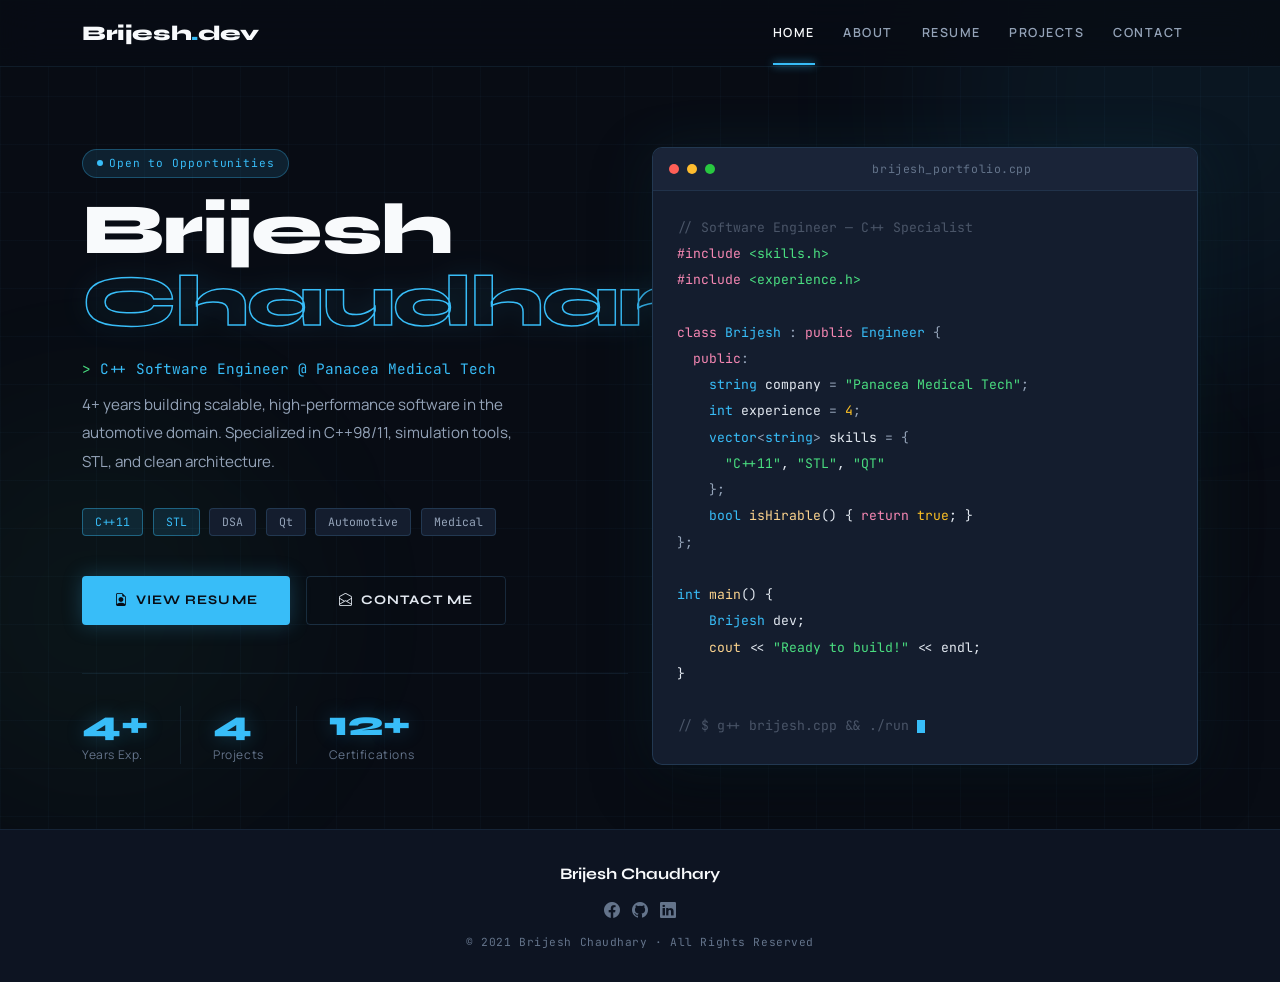
<file: index.html>
<!DOCTYPE html>

<html lang="en">
<head>
  <meta charset="UTF-8">
  <meta name="viewport" content="width=device-width, initial-scale=1.0">
  <meta name="description" content="Brijesh Chaudhary – C++ Developer Portfolio">

  <title>Brijesh Chaudhary | Portfolio</title>

  <!-- Fonts -->

  <link href="https://fonts.googleapis.com/css2?family=Syne:wght@400;500;600;700;800&family=Manrope:wght@300;400;500;600;700&family=JetBrains+Mono:wght@400;500&display=swap" rel="stylesheet">

  <!-- Bootstrap -->

  <link href="https://cdn.jsdelivr.net/npm/bootstrap@5.3.3/dist/css/bootstrap.min.css" rel="stylesheet">
  <link href="https://cdn.jsdelivr.net/npm/bootstrap-icons@1.11.3/font/bootstrap-icons.css" rel="stylesheet">

  <!-- External CSS -->

  <link rel="stylesheet" href="css/style.css">
</head>

<body>

<!-- Background Orbs -->

<div class="orb orb-1"></div>
<div class="orb orb-2"></div>
<div class="orb orb-3"></div>

<!-- NAVBAR -->

<nav class="navbar navbar-expand-xl">
  <div class="container">
    <a class="navbar-brand" href="index.html">
      Brijesh<span class="accent">.</span>dev
    </a>


<button class="navbar-toggler" type="button" data-bs-toggle="collapse" data-bs-target="#navMenu">
  <span class="navbar-toggler-icon"></span>
</button>

<div class="collapse navbar-collapse" id="navMenu">
  <ul class="navbar-nav ms-auto align-items-xl-center">
    <li class="nav-item"><a class="nav-link active" href="index.html">Home</a></li>
    <li class="nav-item"><a class="nav-link" href="about.html">About</a></li>
    <li class="nav-item"><a class="nav-link" href="resume.html">Resume</a></li>
    <li class="nav-item"><a class="nav-link" href="projects.html">Projects</a></li>
    <li class="nav-item"><a class="nav-link" href="contact.html">Contact</a></li>
  </ul>
</div>


  </div>
</nav>

<!-- HOME SECTION -->

<div id="home" class="page active">
  <section class="hero">
    <div class="container">
      <div class="row align-items-center gy-5">


    <!-- LEFT -->
    <div class="col-lg-6">
      <div class="tag-pill mb-3"><span class="tag-dot"></span> Open to Opportunities</div>

      <h1 class="hero-name">
        Brijesh
        <span class="outline">Chaudhary</span>
      </h1>

      <div class="hero-role">C++ Software Engineer @ Panacea Medical Tech</div>

      <p class="hero-desc">
        4+ years building scalable, high-performance software in the automotive domain. Specialized in C++98/11, simulation tools, STL, and clean architecture.
      </p>

      <div class="hero-chips">
        <span class="chip active">C++11</span>
        <span class="chip active">STL</span>
        <span class="chip">DSA</span>
        <span class="chip">Qt</span>
        <span class="chip">Automotive</span>
        <span class="chip">Medical</span>
        
      </div>

      <div class="hero-ctas">
        <a class="btn-glow" href="resume.html">
          <i class="bi bi-file-earmark-person"></i> View Resume
        </a>

        <a class="btn-ghost" href="contact.html">
          <i class="bi bi-envelope-open"></i> Contact Me
        </a>
      </div>

      <div class="hero-stats">
        <div>
          <div class="hs-num">4+</div>
          <div class="hs-label">Years Exp.</div>
        </div>

        <div style="width:1px;background:var(--border);"></div>

        <div>
          <div class="hs-num">4</div>
          <div class="hs-label">Projects</div>
        </div>

        <div style="width:1px;background:var(--border);"></div>

        <div>
          <div class="hs-num">12+</div>
          <div class="hs-label">Certifications</div>
        </div>
      </div>
    </div>

    <!-- RIGHT (TERMINAL) -->
    <div class="col-lg-6">
      <div class="terminal-box">
        <div class="terminal-bar">
          <span class="tb-dot r"></span>
          <span class="tb-dot y"></span>
          <span class="tb-dot g"></span>
          <span class="terminal-title">brijesh_portfolio.cpp</span>
        </div>

        <div class="terminal-body">
          <div class="t-comment">// Software Engineer — C++ Specialist</div>

          <div><span class="t-kw">#include</span> <span class="t-str">&lt;skills.h&gt;</span></div>
          <div><span class="t-kw">#include</span> <span class="t-str">&lt;experience.h&gt;</span></div>

          <div>&nbsp;</div>

          <div><span class="t-kw">class</span> <span class="t-type">Brijesh</span> <span class="t-op">:</span> <span class="t-kw">public</span> <span class="t-type">Engineer</span> <span class="t-op">{</span></div>
          <div>&nbsp; <span class="t-kw">public</span><span class="t-op">:</span></div>

          <div>&nbsp; &nbsp; <span class="t-type">string</span> <span class="t-var">company</span> <span class="t-op">=</span> <span class="t-str">"Panacea Medical Tech"</span><span class="t-op">;</span></div>

          <div>&nbsp; &nbsp; <span class="t-type">int</span> <span class="t-var">experience</span> <span class="t-op">=</span> <span class="t-num">4</span><span class="t-op">;</span></div>

          <div>&nbsp; &nbsp; <span class="t-type">vector</span><span class="t-op">&lt;</span><span class="t-type">string</span><span class="t-op">&gt;</span> <span class="t-var">skills</span> <span class="t-op">=</span> <span class="t-op">{</span></div>
          <div>&nbsp; &nbsp; &nbsp; <span class="t-str">"C++11"</span>, <span class="t-str">"STL"</span>, <span class="t-str">"QT"</span></div>
          <div>&nbsp; &nbsp; <span class="t-op">};</span></div>

          <div>&nbsp; &nbsp; <span class="t-type">bool</span> <span class="t-fn">isHirable</span>() { <span class="t-kw">return</span> <span class="t-num">true</span>; }</div>

          <div><span class="t-op">};</span></div>

          <div>&nbsp;</div>

          <div><span class="t-type">int</span> <span class="t-fn">main</span>() {</div>
          <div>&nbsp; &nbsp; <span class="t-type">Brijesh</span> dev;</div>
          <div>&nbsp; &nbsp; <span class="t-fn">cout</span> &lt;&lt; <span class="t-str">"Ready to build!"</span> &lt;&lt; endl;</div>
          <div>}</div>

          <div>&nbsp;</div>

          <div><span class="t-comment">// $ g++ brijesh.cpp && ./run </span><span class="t-cursor"></span></div>
        </div>
      </div>
    </div>

  </div>
</div>


  </section>

  <!-- FOOTER -->

  <footer>
    <div class="container">
      <div class="footer-name">Brijesh Chaudhary</div>


      
  <div class="footer-soc">
    <a href="https://www.facebook.com/brijeshchaudhary13/" target="_blank"><i class="bi bi-facebook"></i></a>
    <a href="https://github.com/brijeshchaudhary13" target="_blank"><i class="bi bi-github"></i></a>
    <a href="https://www.linkedin.com/in/brijeshchaudhary13" target="_blank"><i class="bi bi-linkedin"></i></a>
  </div>

  <div class="footer-copy">© 2021 Brijesh Chaudhary · All Rights Reserved</div>
</div>


  </footer>
</div>

<!-- Bootstrap JS -->
<button id="scrollTop"><i class="bi bi-arrow-up"></i></button>
<script src="js/script.js"></script>

<script src="https://cdn.jsdelivr.net/npm/bootstrap@5.3.3/dist/js/bootstrap.bundle.min.js"></script>

</body>
</html>
</file>
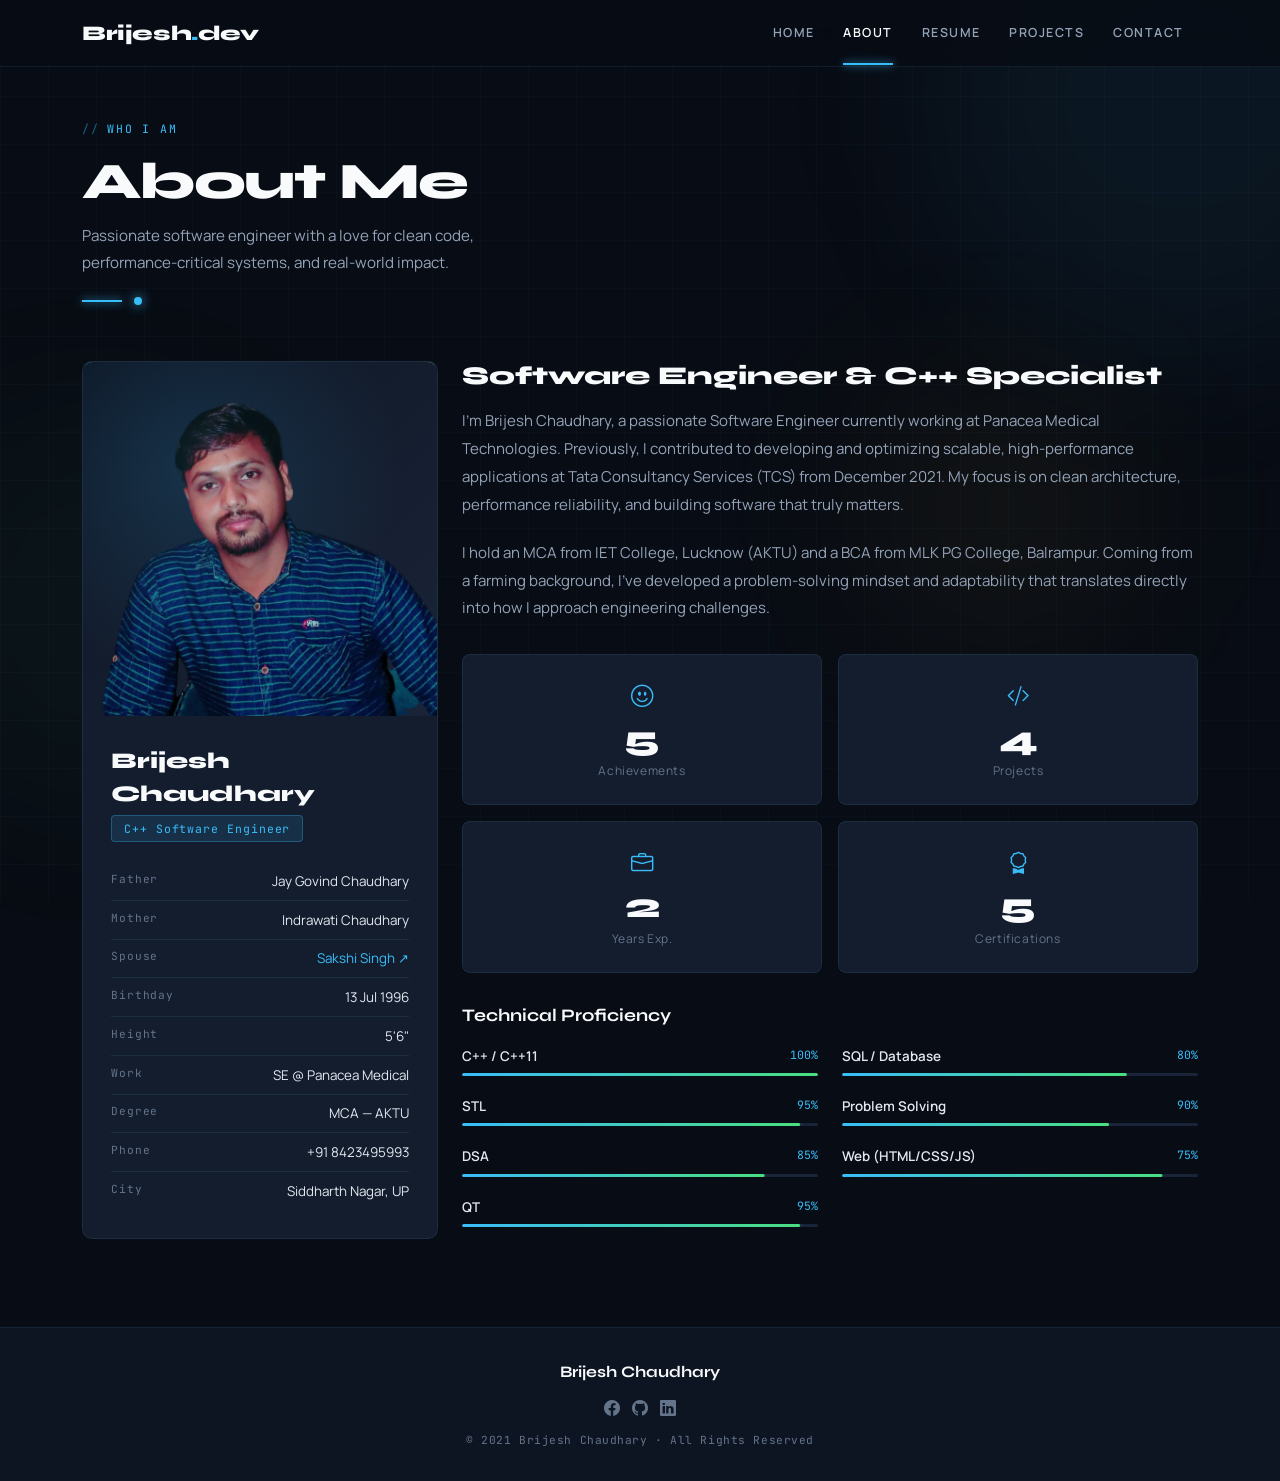
<file: about.html>
<!DOCTYPE html>

<html lang="en">
<head>
  <meta charset="UTF-8">
  <meta name="viewport" content="width=device-width, initial-scale=1.0">
  <meta name="description" content="About Brijesh Chaudhary - C++ Software Engineer">

  <title>About | Brijesh Chaudhary</title>

  <!-- Fonts -->

  <link href="https://fonts.googleapis.com/css2?family=Syne:wght@400;500;600;700;800&family=Manrope:wght@300;400;500;600;700&family=JetBrains+Mono:wght@400;500&display=swap" rel="stylesheet">

  <!-- Bootstrap -->

  <link href="https://cdn.jsdelivr.net/npm/bootstrap@5.3.3/dist/css/bootstrap.min.css" rel="stylesheet">
  <link href="https://cdn.jsdelivr.net/npm/bootstrap-icons@1.11.3/font/bootstrap-icons.css" rel="stylesheet">

  <!-- External CSS -->

  <link rel="stylesheet" href="css/style.css">
</head>

<body>

<!-- Background Orbs -->

<div class="orb orb-1"></div>
<div class="orb orb-2"></div>
<div class="orb orb-3"></div>

<!-- NAVBAR -->

<nav class="navbar navbar-expand-xl">
  <div class="container">
    <a class="navbar-brand" href="index.html">
      Brijesh<span class="accent">.</span>dev
    </a>


<button class="navbar-toggler" type="button" data-bs-toggle="collapse" data-bs-target="#navMenu">
  <span class="navbar-toggler-icon"></span>
</button>

<div class="collapse navbar-collapse" id="navMenu">
  <ul class="navbar-nav ms-auto align-items-xl-center">
    <li class="nav-item"><a class="nav-link" href="index.html">Home</a></li>
    <li class="nav-item"><a class="nav-link active" href="about.html">About</a></li>
    <li class="nav-item"><a class="nav-link" href="resume.html">Resume</a></li>
    <li class="nav-item"><a class="nav-link" href="projects.html">Projects</a></li>
    <li class="nav-item"><a class="nav-link" href="contact.html">Contact</a></li>
  </ul>
</div>


  </div>
</nav>

<!-- ABOUT SECTION -->

<div id="about" class="page active">
  <div class="about-wrap">
    <div class="container">


  <div class="mb-4">
    <div class="sec-label">Who I Am</div>
    <h2 class="sec-title">About Me</h2>
    <p class="sec-sub">
      Passionate software engineer with a love for clean code, performance-critical systems, and real-world impact.
    </p>
    <div class="sec-line"><span></span><em></em></div>
  </div>

  <div class="row gy-4">

    <!-- PROFILE CARD -->
    <div class="col-lg-4">
      <div class="profile-card">
        <div class="profile-avatar">
          <img src="img/me.png" alt="Brijesh" class="profile-img">
        </div>

        <div class="profile-body">
          <div class="profile-name">Brijesh Chaudhary</div>
          <span class="profile-role-tag">C++ Software Engineer</span>

          <div class="info-row">
            <span class="info-key">Father</span>
            <span class="info-val">Jay Govind Chaudhary</span>
          </div>

          <div class="info-row">
            <span class="info-key">Mother</span>
            <span class="info-val">Indrawati Chaudhary</span>
          </div>

          <div class="info-row">
            <span class="info-key">Spouse</span>
            <span class="info-val">
              <a href="https://brijeshchaudhary13.github.io/Sakshi-Portfolio/" target="_blank">Sakshi Singh ↗</a>
            </span>
          </div>

          <div class="info-row">
            <span class="info-key">Birthday</span>
            <span class="info-val">13 Jul 1996</span>
          </div>

          <div class="info-row">
            <span class="info-key">Height</span>
            <span class="info-val">5'6"</span>
          </div>

          <div class="info-row">
            <span class="info-key">Work</span>
            <span class="info-val">SE @ Panacea Medical</span>
          </div>

          <div class="info-row">
            <span class="info-key">Degree</span>
            <span class="info-val">MCA — AKTU</span>
          </div>

          <div class="info-row">
            <span class="info-key">Phone</span>
            <span class="info-val">+91 8423495993</span>
          </div>

          <div class="info-row">
            <span class="info-key">City</span>
            <span class="info-val">Siddharth Nagar, UP</span>
          </div>

        </div>
      </div>
    </div>

    <!-- ABOUT TEXT -->
    <div class="col-lg-8">

      <h3 style="font-family:'Syne',sans-serif;font-size:1.6rem;font-weight:800;color:var(--white);margin-bottom:1rem;">
        Software Engineer & C++ Specialist
      </h3>

      <p class="about-text">
        I'm Brijesh Chaudhary, a passionate Software Engineer currently working at Panacea Medical Technologies. 
        Previously, I contributed to developing and optimizing scalable, high-performance applications at Tata Consultancy Services (TCS) from December 2021. 
        My focus is on clean architecture, performance reliability, and building software that truly matters.
      </p>

      <p class="about-text">
        I hold an MCA from IET College, Lucknow (AKTU) and a BCA from MLK PG College, Balrampur. 
        Coming from a farming background, I've developed a problem-solving mindset and adaptability that translates directly into how I approach engineering challenges.
      </p>

      <!-- STATS -->
      <div class="stats-grid">
        <div class="stat-card">
          <div class="stat-icon"><i class="bi bi-emoji-smile"></i></div>
          <div class="stat-num">5</div>
          <div class="stat-label">Achievements</div>
        </div>

        <div class="stat-card">
          <div class="stat-icon"><i class="bi bi-code-slash"></i></div>
          <div class="stat-num">4</div>
          <div class="stat-label">Projects</div>
        </div>

        <div class="stat-card">
          <div class="stat-icon"><i class="bi bi-briefcase"></i></div>
          <div class="stat-num">4</div>
          <div class="stat-label">Years Exp.</div>
        </div>

        <div class="stat-card">
          <div class="stat-icon"><i class="bi bi-award"></i></div>
          <div class="stat-num">12</div>
          <div class="stat-label">Certifications</div>
        </div>
      </div>

      <!-- SKILLS -->
      <h4 style="font-family:'Syne',sans-serif;font-size:1.1rem;font-weight:700;color:var(--white);margin-bottom:1.25rem;">
  Technical Proficiency
</h4>

<div class="row">
  <div class="col-md-6">
    <div class="skill-row">
      <div class="skill-head">
        <span class="skill-name">C++ / C++11</span>
        <span class="skill-pct">100%</span>
      </div>
      <div class="skill-track"><div class="skill-fill" style="transform:scaleX(1)"></div></div>
    </div>

    <div class="skill-row">
      <div class="skill-head">
        <span class="skill-name">STL</span>
        <span class="skill-pct">95%</span>
      </div>
      <div class="skill-track"><div class="skill-fill" style="transform:scaleX(0.95)"></div></div>
    </div>

    <div class="skill-row">
      <div class="skill-head">
        <span class="skill-name">DSA</span>
        <span class="skill-pct">85%</span>
      </div>
      <div class="skill-track"><div class="skill-fill" style="transform:scaleX(0.85)"></div></div>
    </div>

    <div class="skill-row">
      <div class="skill-head">
        <span class="skill-name">QT</span>
        <span class="skill-pct">95%</span>
      </div>
      <div class="skill-track"><div class="skill-fill" style="transform:scaleX(0.95)"></div></div>
    </div>
  </div> <div class="col-md-6">
    <div class="skill-row">
      <div class="skill-head">
        <span class="skill-name">SQL / Database</span>
        <span class="skill-pct">80%</span>
      </div>
      <div class="skill-track"><div class="skill-fill" style="transform:scaleX(0.8)"></div></div>
    </div>

    <div class="skill-row">
      <div class="skill-head">
        <span class="skill-name">Problem Solving</span>
        <span class="skill-pct">90%</span>
      </div>
      <div class="skill-track"><div class="skill-fill" style="transform:scaleX(0.75)"></div></div>
    </div>

    <div class="skill-row">
      <div class="skill-head">
        <span class="skill-name">Web (HTML/CSS/JS)</span>
        <span class="skill-pct">75%</span>
      </div>
      <div class="skill-track"><div class="skill-fill" style="transform:scaleX(0.9)"></div></div>
    </div>
  </div> 
</div> 

    </div>

  </div>
</div>


  </div>

  <!-- FOOTER -->

  <footer>
    <div class="container">
      <div class="footer-name">Brijesh Chaudhary</div>


  <div class="footer-soc">
    <a href="https://www.facebook.com/brijeshchaudhary13/" target="_blank"><i class="bi bi-facebook"></i></a>
    <a href="https://github.com/brijeshchaudhary13" target="_blank"><i class="bi bi-github"></i></a>
    <a href="https://www.linkedin.com/in/brijeshchaudhary13" target="_blank"><i class="bi bi-linkedin"></i></a>
  </div>

  <div class="footer-copy">© 2021 Brijesh Chaudhary · All Rights Reserved</div>
</div>


  </footer>
</div>

<!-- Bootstrap JS -->
<button id="scrollTop"><i class="bi bi-arrow-up"></i></button>
<script src="js/script.js"></script>
<script src="https://cdn.jsdelivr.net/npm/bootstrap@5.3.3/dist/js/bootstrap.bundle.min.js"></script>

</body>
</html>
</file>
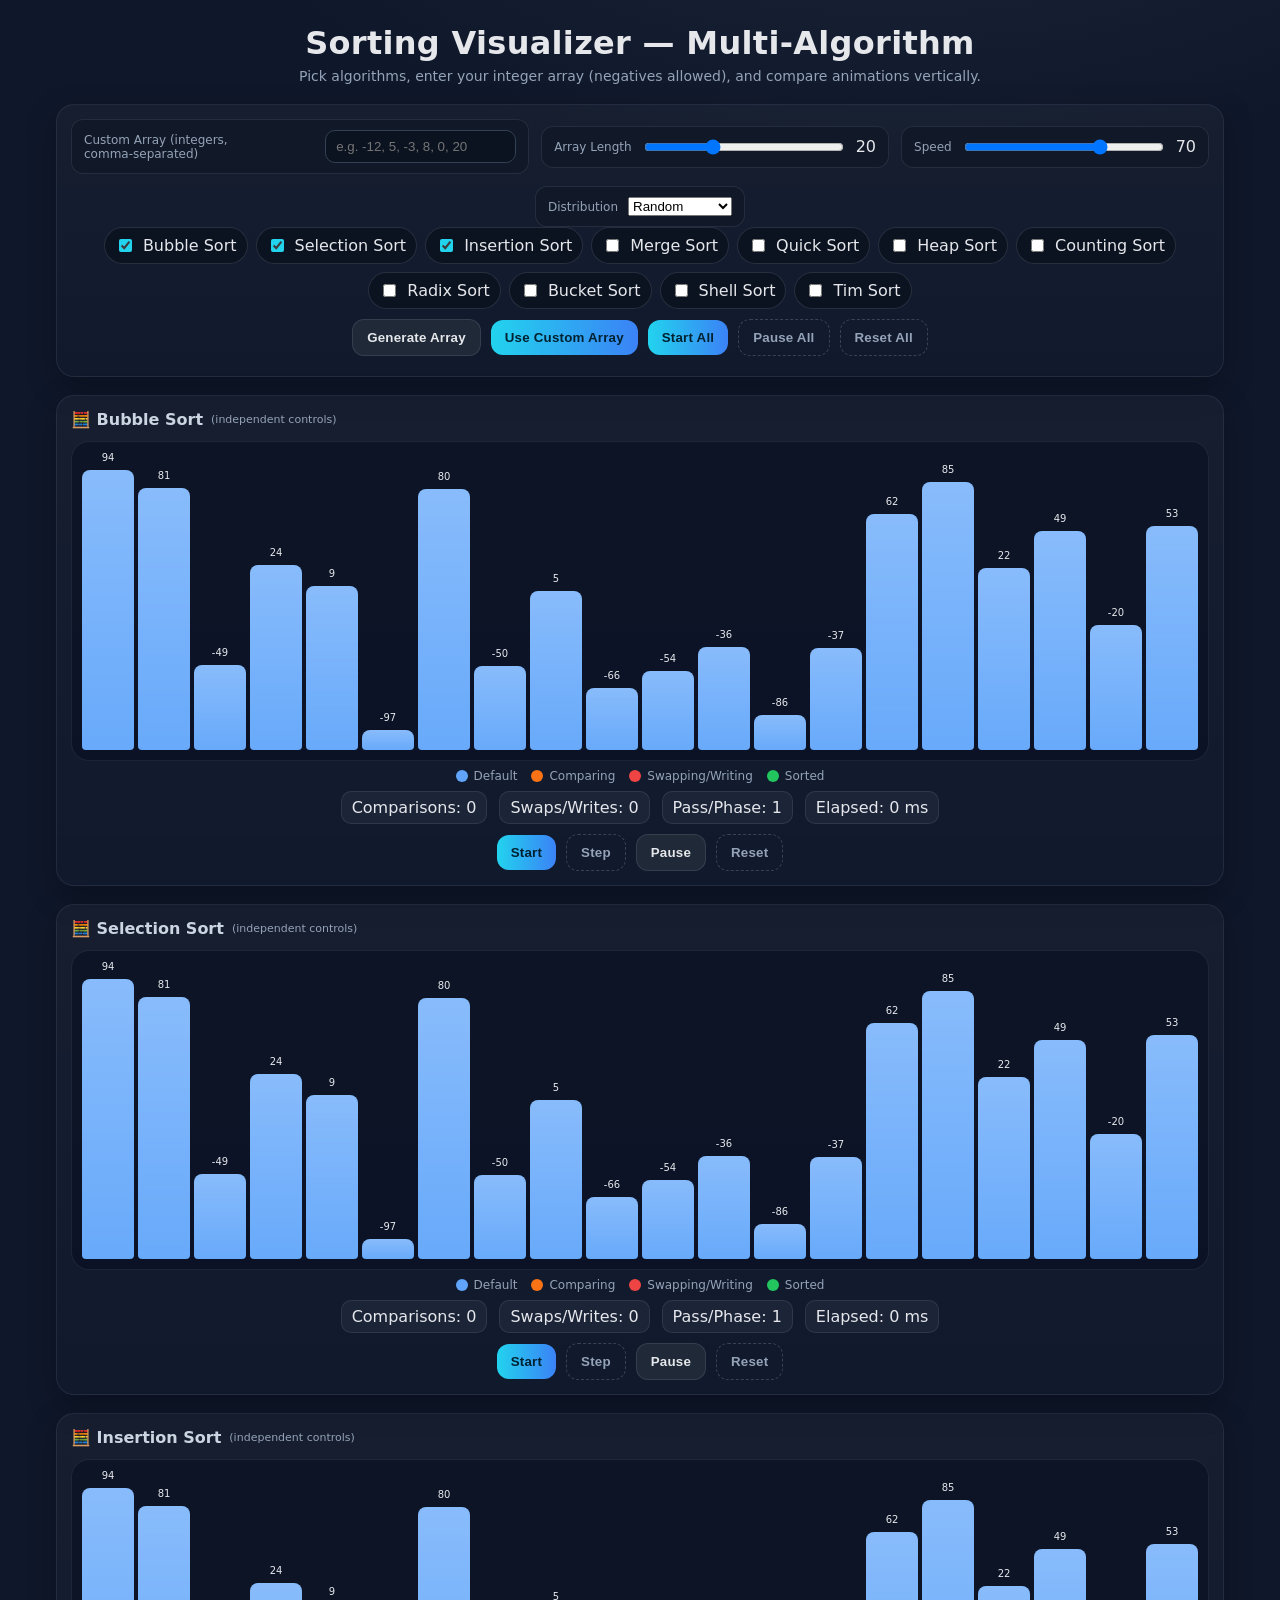
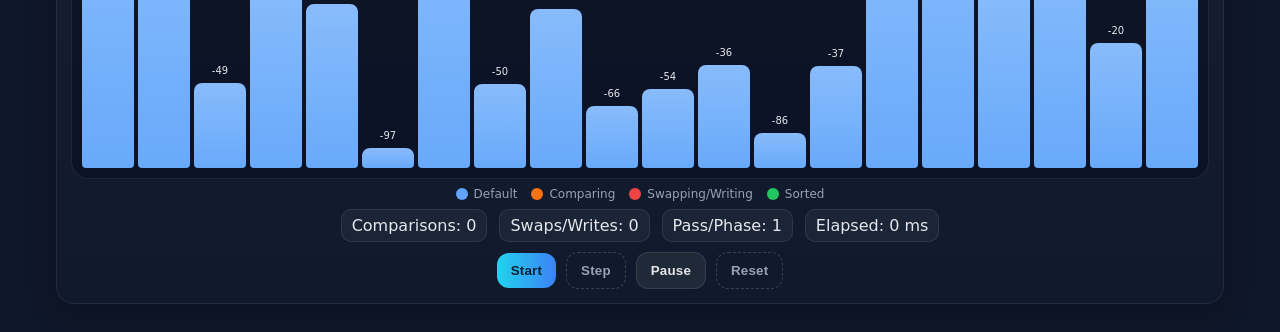
<file: bubble_sort_animation_single_html_page-3.html>
<!DOCTYPE html>
<html lang="en">
<head>
  <meta charset="UTF-8" />
  <meta name="viewport" content="width=device-width, initial-scale=1" />
  <title>Sorting Visualizer — Multi‑Algorithm (11 sorts)</title>
  <style>
    :root{
      --bg:#0f172a; --panel:#111827; --muted:#94a3b8; --text:#e5e7eb; --accent:#22d3ee;
      --compare:#f97316; --swap:#ef4444; --sorted:#22c55e; --bar:#60a5fa; --outline:#334155;
      --warn:#fde047; --info:#38bdf8;
    }
    *{box-sizing:border-box}
    body{margin:0;font-family:ui-sans-serif,system-ui,-apple-system,Segoe UI,Roboto,Helvetica,Arial;background:radial-gradient(1200px 600px at 70% -10%,#1e293b 0%,var(--bg) 60%);color:var(--text)}
    header{padding:24px 16px 8px;text-align:center}
    h1{margin:0;font-size:clamp(22px,3vw,32px);letter-spacing:.3px}
    .sub{color:var(--muted);font-size:14px;margin-top:6px}
    .wrap{max-width:1200px;margin:0 auto;padding:12px 16px 28px}
    .panel{background:linear-gradient(180deg,rgba(255,255,255,.03),rgba(255,255,255,.01));border:1px solid rgba(148,163,184,.12);border-radius:18px;padding:14px;box-shadow:0 10px 30px rgba(0,0,0,.25)}
    .controls{display:flex;flex-wrap:wrap;gap:12px;align-items:center;justify-content:center}
    .control{background:var(--panel);border:1px solid rgba(148,163,184,.15);color:var(--text);padding:10px 12px;border-radius:12px;display:flex;align-items:center;gap:10px}
    .control label{font-size:12px;color:var(--muted)}
    .control input[type="range"], .control input[type="text"]{width:200px}
    .control input[type="text"]{padding:8px 10px;border-radius:10px;border:1px solid var(--outline);background:#0b1220;color:var(--text)}
    .algos{display:flex;flex-wrap:wrap;gap:8px;justify-content:center}
    .chip{display:flex;align-items:center;gap:8px;padding:8px 10px;border:1px solid rgba(148,163,184,.2);border-radius:999px;background:#0b1220;cursor:pointer}
    .chip input{accent-color:#22d3ee}
    .btn{cursor:pointer;border:none;border-radius:12px;padding:10px 14px;font-weight:600;background:linear-gradient(90deg,var(--accent),#3b82f6);color:#002230;letter-spacing:.2px;transition:transform .08s ease,filter .2s ease}
    .btn:hover{filter:brightness(1.05)} .btn:active{transform:scale(.98)}
    .btn.secondary{background:#1f2937;color:var(--text);border:1px solid rgba(148,163,184,.18)}
    .btn.ghost{background:transparent;border:1px dashed rgba(148,163,184,.3);color:var(--muted)}
    .stage{height:320px;position:relative;margin-top:12px;background:rgba(2,6,23,.35);border:1px solid rgba(148,163,184,.12);border-radius:18px;padding:10px;overflow:hidden}
    .bars{position:absolute;inset:10px;display:flex;align-items:flex-end;gap:4px;width:calc(100% - 20px)}
    .bar{flex:1 1 auto;background:linear-gradient(180deg,rgba(255,255,255,.25),rgba(255,255,255,.05)),var(--bar);border-radius:8px 8px 4px 4px;height:10px;transition:height .2s ease,background .12s ease,transform .2s ease;position:relative;display:flex;align-items:flex-start;justify-content:center}
    .bar span{position:absolute;top:-18px;font-size:10px;color:var(--text)}
    .bar.compare{background:var(--compare)} .bar.swap{background:var(--swap)} .bar.sorted{background:var(--sorted)}
    .legend{display:flex;gap:14px;flex-wrap:wrap;align-items:center;justify-content:center;margin-top:8px;color:var(--muted);font-size:12px}
    .key{display:flex;gap:6px;align-items:center} .dot{width:12px;height:12px;border-radius:50%}
    .dot.bar{background:var(--bar)} .dot.compare{background:var(--compare)} .dot.swap{background:var(--swap)} .dot.sorted{background:var(--sorted)}
    .metrics{display:flex;gap:12px;justify-content:center;margin-top:8px;font-variant-numeric:tabular-nums;flex-wrap:wrap}
    .metric{background:rgba(148,163,184,.08);border:1px solid rgba(148,163,184,.15);padding:6px 10px;border-radius:10px}
    .algopanel{margin-top:18px}
    .algopanel h3{margin:0 0 6px 0;font-size:16px;color:#cbd5e1;display:flex;align-items:center;gap:8px}
    .row{display:flex;gap:10px;flex-wrap:wrap;justify-content:center;align-items:center;margin-top:10px}
    .notice{color:var(--warn);font-size:12px;text-align:center;margin-top:6px}
    .summary{margin-top:18px}
    table{width:100%;border-collapse:collapse;border:1px solid rgba(148,163,184,.2);}
    th,td{padding:8px;border-top:1px solid rgba(148,163,184,.15);text-align:center;font-size:13px}
    th{background:#0b1220;color:#cbd5e1}
  </style>
</head>
<body>
  <header>
    <h1>Sorting Visualizer — Multi‑Algorithm</h1>
    <div class="sub">Pick algorithms, enter your integer array (negatives allowed), and compare animations vertically.</div>
  </header>

  <div class="wrap">
    <div class="panel">
      <div class="controls">
        <div class="control" style="flex:1 1 320px;max-width:650px">
          <label>Custom Array (integers, comma‑separated)</label>
          <input id="arrayInput" type="text" placeholder="e.g. -12, 5, -3, 8, 0, 20" />
        </div>
        <div class="control">
          <label>Array Length</label>
          <input id="size" type="range" min="5" max="50" value="20" />
          <span id="sizeVal">20</span>
        </div>
        <div class="control">
          <label>Speed</label>
          <input id="speed" type="range" min="1" max="100" value="70" />
          <span id="speedVal">70</span>
        </div>
        <div class="control">
          <label>Distribution</label>
          <select id="dist">
            <option value="random">Random</option>
            <option value="nearly">Nearly Sorted</option>
            <option value="rev">Reverse</option>
            <option value="few">Few Unique</option>
          </select>
        </div>
      </div>

      <div class="algos" id="algoChips"></div>

      <div class="row">
        <button id="gen" class="btn secondary" title="Use random or preset distribution">Generate Array</button>
        <button id="useInput" class="btn" title="Use the custom array from input">Use Custom Array</button>
        <button id="startAll" class="btn" title="Start all panels">Start All</button>
        <button id="pauseAll" class="btn ghost" title="Pause all panels">Pause All</button>
        <button id="resetAll" class="btn ghost" title="Reset all panels">Reset All</button>
      </div>
      <div class="notice" id="notice"></div>
    </div>

    <div id="panels"></div>

    <div class="panel summary" id="summaryPanel" style="display:none">
      <h3 style="margin:0 0 8px 0">Run Summary</h3>
      <table id="summaryTable">
        <thead><tr><th>Algorithm</th><th>Comparisons</th><th>Swaps/Writes</th><th>Passes/Phases</th><th>Elapsed (ms)</th></tr></thead>
        <tbody></tbody>
      </table>
    </div>
  </div>

  <script>
    // ---------- Utilities ----------
    const $ = sel => document.querySelector(sel);
    const $$ = sel => Array.from(document.querySelectorAll(sel));
    const sleep = ms => new Promise(r=>setTimeout(r, ms));
    const clamp = (n,min,max)=>Math.max(min,Math.min(max,n));

    function mapSpeedToDelay(){
      const s = +$('#speed').value; // 1..100 (higher=faster)
      return 8 + Math.floor(900 * Math.pow(1 - s/100, 2));
    }

    function parseIntArray(text){
      if(!text) return null;
      const nums = text.split(',').map(x=>x.trim()).filter(x=>x.length>0).map(x=>{
        if(/^[-+]?\d+$/.test(x)) return parseInt(x,10);
        return NaN;
      }).filter(n=>Number.isInteger(n));
      return nums.length? nums : null;
    }

    function rand(min,max){return Math.floor(Math.random()*(max-min+1))+min;}
    function genArray(n,mode){
      const vals=[];
      if(mode==='random') for(let i=0;i<n;i++) vals.push(rand(-99,99));
      else if(mode==='rev') for(let i=n;i>=1;i--) vals.push(-100 + Math.floor(i/n*200));
      else if(mode==='nearly'){
        for(let i=1;i<=n;i++) vals.push(-100 + Math.floor(i/n*200));
        for(let k=0;k<Math.max(3,Math.floor(n*0.05));k++){ const a=rand(0,n-1), b=rand(0,n-1); [vals[a],vals[b]]=[vals[b],vals[a]]; }
      } else if(mode==='few'){
        const choices=[-50,-25,0,25,50,75]; for(let i=0;i<n;i++) vals.push(choices[rand(0,choices.length-1)]);
      }
      return vals;
    }

    // ---------- Visualization ----------
    function createBars(container, values){
      container.innerHTML='';
      const minV = Math.min(...values), maxV = Math.max(...values);
      const span = maxV - minV || 1;
      const scale = v => ((v - minV) / span) * 260 + 20; // 20..280 px
      return values.map(v=>{
        const el = document.createElement('div');
        el.className='bar';
        el.style.height = scale(v)+'px';
        const label = document.createElement('span');
        label.textContent = v;
        el.appendChild(label);
        container.appendChild(el);
        return el;
      });
    }

    function updateBar(el, value, minV, maxV){
      const span = (maxV - minV) || 1; const h = ((value - minV)/span)*260 + 20;
      el.style.height = h+'px';
      el.querySelector('span').textContent = value;
    }

    function clearHL(a,b,bars){ if(bars[a]) bars[a].classList.remove('compare','swap'); if(bars[b]) bars[b].classList.remove('compare','swap'); }

    // ---------- Algorithm Generators (yield step objects) ----------
    // Each yield: {type:'compare'|'swap'|'set'|'mark'|'phase', i, j, value, index, range}

    function *bubbleSort(arr){
      let n = arr.length; let comps=0, swaps=0, pass=1; let swapped;
      for(let i=0;i<n-1;i++){
        swapped=false;
        for(let j=0;j<n-1-i;j++){
          yield {type:'compare', i:j, j:j+1, comps:++comps, swaps, pass};
          if(arr[j] > arr[j+1]){
            [arr[j],arr[j+1]] = [arr[j+1],arr[j]]; swaps++;
            yield {type:'swap', i:j, j:j+1, comps, swaps, pass};
            swapped=true;
          }
        }
        yield {type:'mark', index:n-1-i, pass:++pass, comps, swaps};
        if(!swapped) break;
      }
      for(let k=0;k<n;k++) yield {type:'mark', index:k};
    }

    function *selectionSort(arr){
      let n=arr.length, comps=0, swaps=0;
      for(let i=0;i<n-1;i++){
        let min=i;
        for(let j=i+1;j<n;j++){
          yield {type:'compare', i:min, j, comps:++comps, swaps, pass:i+1};
          if(arr[j]<arr[min]) min=j;
        }
        if(min!==i){ [arr[i],arr[min]]=[arr[min],arr[i]]; swaps++; yield {type:'swap', i, j:min, comps, swaps, pass:i+1}; }
        yield {type:'mark', index:i};
      }
      yield {type:'mark', index:n-1};
    }

    function *insertionSort(arr){
      let comps=0, swaps=0;
      for(let i=1;i<arr.length;i++){
        let key=arr[i]; let j=i-1; yield {type:'phase', label:`Insert @${i}`};
        while(j>=0 && (comps++, arr[j]>key)){
          yield {type:'compare', i:j, j:j+1, comps, swaps, pass:i};
          arr[j+1]=arr[j]; swaps++; yield {type:'set', index:j+1, value:arr[j], comps, swaps, pass:i};
          j--;
        }
        arr[j+1]=key; yield {type:'set', index:j+1, value:key, comps, swaps, pass:i};
      }
      for(let k=0;k<arr.length;k++) yield {type:'mark', index:k};
    }

    function *mergeSort(arr){
      // Iterative bottom-up merge sort for easier stepping
      let n=arr.length; let comps=0, writes=0;
      for(let size=1; size<n; size*=2){
        for(let left=0; left<n; left+=2*size){
          let mid=Math.min(left+size, n), right=Math.min(left+2*size, n);
          let i=left, j=mid; const tmp=[];
          while(i<mid && j<right){
            yield {type:'compare', i, j, comps:++comps, swaps:writes, pass:size};
            if(arr[i]<=arr[j]) tmp.push(arr[i++]); else tmp.push(arr[j++]);
          }
          while(i<mid) tmp.push(arr[i++]);
          while(j<right) tmp.push(arr[j++]);
          for(let k=0;k<tmp.length;k++){ arr[left+k]=tmp[k]; writes++; yield {type:'set', index:left+k, value:tmp[k], comps, swaps:writes, pass:size}; }
        }
      }
      for(let k=0;k<n;k++) yield {type:'mark', index:k};
    }

    function *quickSort(arr){
      // Lomuto partition iterative
      let stack=[[0,arr.length-1]]; let comps=0, swaps=0;
      while(stack.length){
        const [lo,hi]=stack.pop(); if(lo>=hi) continue;
        let i=lo; for(let j=lo;j<hi;j++){
          yield {type:'compare', i:j, j:hi, comps:++comps, swaps};
          if(arr[j] <= arr[hi]){ [arr[i],arr[j]]=[arr[j],arr[i]]; swaps++; yield {type:'swap', i, j, comps, swaps}; i++; }
        }
        [arr[i],arr[hi]]=[arr[hi],arr[i]]; swaps++; yield {type:'swap', i, j:hi, comps, swaps};
        stack.push([lo,i-1],[i+1,hi]);
      }
      for(let k=0;k<arr.length;k++) yield {type:'mark', index:k};
    }

    function *heapSort(arr){
      let n=arr.length, comps=0, swaps=0;
      function *siftDown(i,limit){
        while(true){
          let l=2*i+1, r=2*i+2, largest=i;
          if(l<limit){ yield {type:'compare', i:l, j:largest, comps:++comps, swaps}; if(arr[l]>arr[largest]) largest=l; }
          if(r<limit){ yield {type:'compare', i:r, j:largest, comps:++comps, swaps}; if(arr[r]>arr[largest]) largest=r; }
          if(largest!==i){ [arr[i],arr[largest]]=[arr[largest],arr[i]]; swaps++; yield {type:'swap', i, j:largest, comps, swaps}; i=largest; }
          else break;
        }
      }
      // build heap
      for(let i=Math.floor(n/2)-1;i>=0;i--) yield* siftDown(i,n);
      for(let end=n-1; end>0; end--){ [arr[0],arr[end]]=[arr[end],arr[0]]; swaps++; yield {type:'swap', i:0, j:end, comps, swaps}; yield* siftDown(0,end); yield {type:'mark', index:end}; }
      yield {type:'mark', index:0};
    }

    function *countingSort(arr){
      // Works with negatives via offset
      const minV = Math.min(...arr), maxV=Math.max(...arr); const offset = -minV; const range = maxV - minV + 1;
      const count = new Array(range).fill(0); let writes=0;
      for(let v of arr){ count[v+offset]++; yield {type:'phase', label:`Count ${v}`}; }
      for(let i=1;i<count.length;i++) count[i]+=count[i-1];
      const out = new Array(arr.length);
      for(let i=arr.length-1;i>=0;i--){ const v=arr[i]; out[--count[v+offset]] = v; yield {type:'phase', label:`Place ${v}`}; }
      for(let i=0;i<arr.length;i++){ arr[i]=out[i]; writes++; yield {type:'set', index:i, value:out[i], swaps:writes}; }
      for(let k=0;k<arr.length;k++) yield {type:'mark', index:k};
    }

    function *radixSort(arr){
      // LSD Radix for integers with negatives: separate negatives/positives
      const neg = arr.filter(v=>v<0).map(v=>-v);
      const pos = arr.filter(v=>v>=0);
      function *radixNonNeg(a){
        let max = a.reduce((m,v)=>Math.max(m,Math.abs(v)),0); let exp=1; let writes=0;
        const base=10;
        while(Math.floor(max/exp)>0){
          const out = new Array(a.length).fill(0); const cnt = new Array(base).fill(0);
          for(let v of a){ cnt[Math.floor(Math.abs(v)/exp)%base]++; }
          for(let i=1;i<base;i++) cnt[i]+=cnt[i-1];
          for(let i=a.length-1;i>=0;i--){ const v=a[i]; out[--cnt[Math.floor(Math.abs(v)/exp)%base]] = v; }
          for(let i=0;i<a.length;i++){ a[i]=out[i]; writes++; yield {type:'phase', label:`digit ${exp}`}; }
          exp*=10;
        }
      }
      yield* radixNonNeg(neg);
      yield* radixNonNeg(pos);
      // rebuild: negatives reversed (because of absolute sorting) then positives
      const rebuilt = neg.reverse().map(v=>-v).concat(pos);
      for(let i=0;i<arr.length;i++){ arr[i]=rebuilt[i]; yield {type:'set', index:i, value:arr[i]}; }
      for(let k=0;k<arr.length;k++) yield {type:'mark', index:k};
    }

    function *bucketSort(arr){
      // Simple bucket sort into 10 buckets across range, then insertion per bucket
      const minV=Math.min(...arr), maxV=Math.max(...arr); const nBuckets=10;
      const span = (maxV-minV)||1; const buckets = Array.from({length:nBuckets},()=>[]);
      for(let v of arr){ const idx = Math.min(nBuckets-1, Math.floor((v-minV)/span*nBuckets)); buckets[idx].push(v); yield {type:'phase', label:`Bucket ${idx}`}; }
      function insertion(a){ for(let i=1;i<a.length;i++){ let k=a[i], j=i-1; while(j>=0 && a[j]>k){ a[j+1]=a[j]; j--; } a[j+1]=k; } }
      let k=0; for(let b=0;b<nBuckets;b++){ insertion(buckets[b]); for(let v of buckets[b]){ arr[k]=v; yield {type:'set', index:k, value:v}; k++; } }
      for(let i=0;i<arr.length;i++) yield {type:'mark', index:i};
    }

    function *shellSort(arr){
      let n=arr.length, comps=0, swaps=0;
      for(let gap=Math.floor(n/2); gap>0; gap=Math.floor(gap/2)){
        for(let i=gap;i<n;i++){
          let temp=arr[i], j=i; yield {type:'phase', label:`gap ${gap}`};
          while(j>=gap && (comps++, arr[j-gap]>temp)){
            yield {type:'compare', i:j-gap, j, comps:comps, swaps:swaps};
            arr[j]=arr[j-gap]; swaps++; yield {type:'set', index:j, value:arr[j-gap], comps, swaps}; j-=gap;
          }
          arr[j]=temp; yield {type:'set', index:j, value:temp, comps, swaps};
        }
      }
      for(let i=0;i<n;i++) yield {type:'mark', index:i};
    }

    function *timSort(arr){
      // Simplified TimSort: identify natural runs + insertion sort per run + merge like merge sort
      const n=arr.length; const RUN=32; let comps=0, writes=0;
      function insertion(a,l,r){ for(let i=l+1;i<=r;i++){ let key=a[i], j=i-1; while(j>=l && a[j]>key){ a[j+1]=a[j]; j--; } a[j+1]=key; } }
      for(let i=0;i<n;i+=RUN){ insertion(arr, i, Math.min(i+RUN-1, n-1)); for(let k=i;k<Math.min(i+RUN,n);k++) yield {type:'set', index:k, value:arr[k]}; }
      for(let size=RUN; size<n; size*=2){
        for(let left=0; left<n; left+=2*size){
          const mid=Math.min(left+size, n), right=Math.min(left+2*size, n);
          let i=left, j=mid; const tmp=[];
          while(i<mid && j<right){ yield {type:'compare', i, j, comps:++comps, swaps:writes}; if(arr[i]<=arr[j]) tmp.push(arr[i++]); else tmp.push(arr[j++]); }
          while(i<mid) tmp.push(arr[i++]); while(j<right) tmp.push(arr[j++]);
          for(let k=0;k<tmp.length;k++){ arr[left+k]=tmp[k]; writes++; yield {type:'set', index:left+k, value:tmp[k], comps, swaps:writes}; }
        }
      }
      for(let i=0;i<n;i++) yield {type:'mark', index:i};
    }

    const ALGORITHMS = [
      ['Bubble Sort', bubbleSort],
      ['Selection Sort', selectionSort],
      ['Insertion Sort', insertionSort],
      ['Merge Sort', mergeSort],
      ['Quick Sort', quickSort],
      ['Heap Sort', heapSort],
      ['Counting Sort', countingSort],
      ['Radix Sort', radixSort],
      ['Bucket Sort', bucketSort],
      ['Shell Sort', shellSort],
      ['Tim Sort', timSort],
    ];

    // ---------- Panels / Runners ----------
    class Runner{
      constructor(name, algo, baseArray){
        this.name=name; this.algo=algo; this.base=baseArray.slice(); this.arr=this.base.slice();
        this.running=false; this.done=false; this.comps=0; this.swaps=0; this.pass=1; this.startTime=0; this.elapsed=0;
        this.root=document.createElement('div'); this.root.className='panel algopanel';
        this.root.innerHTML=`
          <h3>🧮 ${name}
            <span style="font-size:11px;color:var(--muted);font-weight:400">(independent controls)</span>
          </h3>
          <div class="stage"><div class="bars" aria-label="array bars"></div></div>
          <div class="legend">
            <div class="key"><span class="dot bar"></span>Default</div>
            <div class="key"><span class="dot compare"></span>Comparing</div>
            <div class="key"><span class="dot swap"></span>Swapping/Writing</div>
            <div class="key"><span class="dot sorted"></span>Sorted</div>
          </div>
          <div class="metrics">
            <div class="metric">Comparisons: <span class="m-cmp">0</span></div>
            <div class="metric">Swaps/Writes: <span class="m-swp">0</span></div>
            <div class="metric">Pass/Phase: <span class="m-pass">1</span></div>
            <div class="metric">Elapsed: <span class="m-time">0</span> ms</div>
          </div>
          <div class="row">
            <button class="btn start">Start</button>
            <button class="btn ghost step">Step</button>
            <button class="btn secondary pause">Pause</button>
            <button class="btn ghost reset">Reset</button>
          </div>
        `;
        this.barsEl=this.root.querySelector('.bars');
        this.cmpEl=this.root.querySelector('.m-cmp');
        this.swpEl=this.root.querySelector('.m-swp');
        this.passEl=this.root.querySelector('.m-pass');
        this.timeEl=this.root.querySelector('.m-time');
        this.startBtn=this.root.querySelector('.start');
        this.pauseBtn=this.root.querySelector('.pause');
        this.resetBtn=this.root.querySelector('.reset');
        this.stepBtn=this.root.querySelector('.step');
        this.bars=createBars(this.barsEl,this.arr);
        this.gen=this.algo(this.arr);
        this.bind();
      }
      bind(){
        this.startBtn.addEventListener('click',()=>this.run());
        this.pauseBtn.addEventListener('click',()=>this.pause());
        this.resetBtn.addEventListener('click',()=>this.reset());
        this.stepBtn.addEventListener('click',()=>{ if(!this.running) this.step(); });
      }
      updateMetrics(extra={}){
        if('comps' in extra) this.comps=extra.comps;
        if('swaps' in extra) this.swaps=extra.swaps;
        if('pass' in extra) this.pass=extra.pass;
        this.cmpEl.textContent=this.comps; this.swpEl.textContent=this.swaps; this.passEl.textContent=this.pass;
      }
      async step(){
        if(this.done) return false;
        const {value:step,done} = this.gen.next();
        if(done){ this.finish(); return false; }
        await this.applyStep(step); return true;
      }
      async applyStep(step){
        const delay = mapSpeedToDelay();
        const {type}=step;
        if(type==='compare'){
          const {i,j}=step; this.updateMetrics(step);
          this.bars[i]?.classList.add('compare'); this.bars[j]?.classList.add('compare');
          await sleep(delay);
          this.bars[i]?.classList.remove('compare'); this.bars[j]?.classList.remove('compare');
        } else if(type==='swap'){
          const {i,j}=step; this.updateMetrics(step);
          this.bars[i]?.classList.add('swap'); this.bars[j]?.classList.add('swap');
          await sleep(delay);
          const minV=Math.min(...this.arr), maxV=Math.max(...this.arr);
          updateBar(this.bars[i], this.arr[i], minV, maxV);
          updateBar(this.bars[j], this.arr[j], minV, maxV);
          this.bars[i]?.classList.remove('swap'); this.bars[j]?.classList.remove('swap');
        } else if(type==='set'){
          const {index,value}=step; this.updateMetrics(step);
          const minV=Math.min(...this.arr), maxV=Math.max(...this.arr);
          updateBar(this.bars[index], value, minV, maxV);
          await sleep(delay);
        } else if(type==='mark'){
          const {index}=step; this.bars[index]?.classList.add('sorted');
        } else if(type==='phase'){
          this.pass = (this.pass||0)+1; this.updateMetrics({pass:this.pass}); await sleep(delay/2);
        }
      }
      async run(){ if(this.running) return; this.running=true; if(!this.startTime) this.startTime=performance.now();
        while(this.running && !this.done){ const more = await this.step(); if(!more) break; }
      }
      pause(){ this.running=false; if(this.startTime) this.elapsed += performance.now()-this.startTime; this.startTime=0; this.timeEl.textContent=Math.floor(this.elapsed); }
      reset(){ this.running=false; this.done=false; this.arr=this.base.slice(); this.bars=createBars(this.barsEl,this.arr); this.gen=this.algo(this.arr); this.comps=0; this.swaps=0; this.pass=1; this.elapsed=0; this.startTime=0; this.updateMetrics({comps:0,swaps:0,pass:1}); this.timeEl.textContent='0'; }
      finish(){ this.done=true; this.running=false; if(this.startTime){ this.elapsed += performance.now()-this.startTime; this.startTime=0;} this.timeEl.textContent=Math.floor(this.elapsed); this.arr.forEach((_,i)=>this.bars[i]?.classList.add('sorted')); onRunnerFinished(this); }
    }

    // ---------- App State ----------
    const chipsEl = $('#algoChips');
    const panelsEl = $('#panels');
    const summaryPanel = $('#summaryPanel');
    const summaryBody = $('#summaryTable tbody');
    const notice = $('#notice');

    let baseArray = genArray(+$('#size').value, $('#dist').value);
    let runners = [];

    function renderAlgoChips(){
      chipsEl.innerHTML='';
      ALGORITHMS.forEach(([name])=>{
        const id = name.replace(/\s+/g,'-').toLowerCase();
        const chip = document.createElement('label'); chip.className='chip';
        chip.innerHTML = `<input type="checkbox" value="${name}" /> ${name}`;
        chipsEl.appendChild(chip);
      });
    }

    function selectedAlgorithms(){
      return $$('#algoChips input:checked').map(i=>i.value);
    }

    function buildPanels(){
      panelsEl.innerHTML=''; runners = [];
      const algos = selectedAlgorithms();
      if(algos.length===0){ notice.textContent='Select at least one algorithm to visualize.'; return; } else notice.textContent='';
      algos.forEach(name=>{
        const algo = ALGORITHMS.find(([n])=>n===name)[1];
        const r = new Runner(name, algo, baseArray);
        panelsEl.appendChild(r.root); runners.push(r);
      });
      summaryPanel.style.display='none'; summaryBody.innerHTML='';
    }

    function updateBaseArrayFromInput(){
      const txt = $('#arrayInput').value;
      const parsed = parseIntArray(txt);
      if(parsed && parsed.length>0){
        if(parsed.length>200) { notice.textContent='Max 200 elements allowed; truncating for performance.'; baseArray = parsed.slice(0,200); }
        else { notice.textContent='Using custom array.'; baseArray = parsed.slice(); }
        // cap render width by resizing bars via flex; additionally runners will re-render on reset/build
      } else { notice.textContent='No valid integers found in input.'; }
    }

    function setSize(n){ $('#sizeVal').textContent=n; baseArray = genArray(n, $('#dist').value); buildPanels(); }

    // Finish tracking
    let finishedCount = 0;
    function onRunnerFinished(r){
      finishedCount++;
      const row = document.createElement('tr');
      row.innerHTML = `<td>${r.name}</td><td>${r.comps}</td><td>${r.swaps}</td><td>${r.pass}</td><td>${Math.floor(r.elapsed)}</td>`;
      summaryBody.appendChild(row);
      if(finishedCount === runners.length){ summaryPanel.style.display='block'; finishedCount=0; }
    }

    // ---------- Events ----------
    renderAlgoChips();
    buildPanels();

    $('#size').addEventListener('input', e=> $('#sizeVal').textContent=e.target.value);
    $('#size').addEventListener('change', e=> setSize(+e.target.value));
    $('#speed').addEventListener('input', e=> $('#speedVal').textContent=e.target.value);
    $('#dist').addEventListener('change', ()=> setSize(+$('#size').value));

    chipsEl.addEventListener('change', buildPanels);

    $('#gen').addEventListener('click', ()=>{ baseArray = genArray(+$('#size').value, $('#dist').value); buildPanels(); });
    $('#useInput').addEventListener('click', ()=>{ updateBaseArrayFromInput(); buildPanels(); });

    $('#startAll').addEventListener('click', ()=> runners.forEach(r=>r.run()));
    $('#pauseAll').addEventListener('click', ()=> runners.forEach(r=>r.pause()));
    $('#resetAll').addEventListener('click', ()=> runners.forEach(r=>r.reset()));

    // Default select a few algos for convenience
    $$('#algoChips input').slice(0,3).forEach(i=>{ i.checked=true; });
    buildPanels();
  </script>
</body>
</html>
</file>
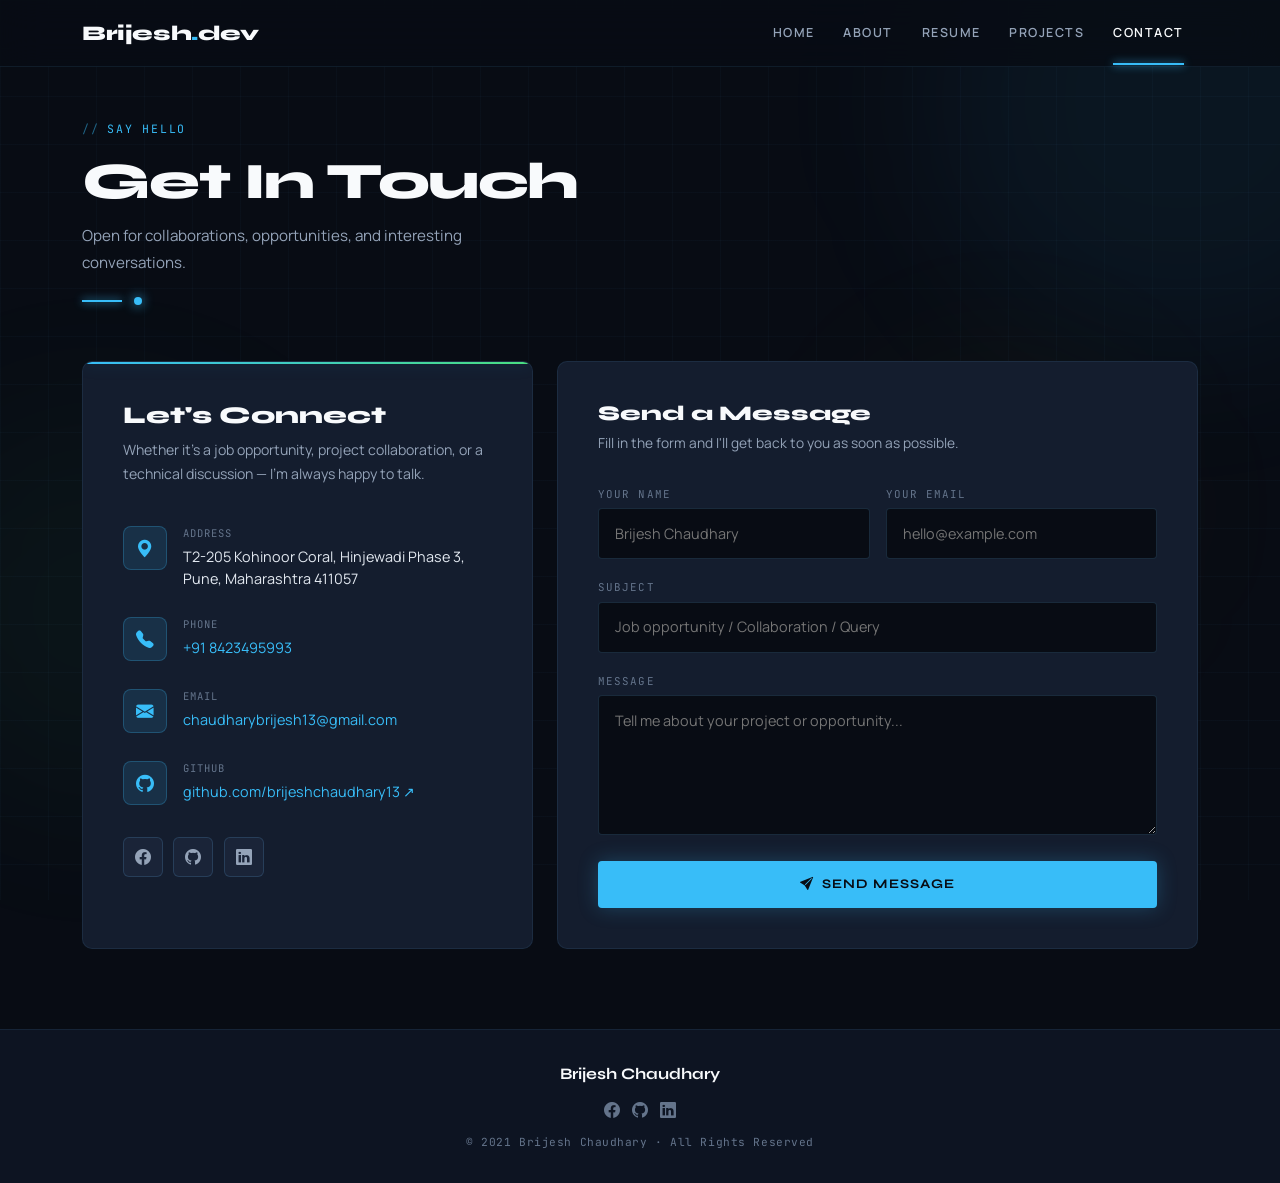
<file: contact.html>
<!DOCTYPE html>

<html lang="en">
<head>
  <meta charset="UTF-8">
  <meta name="viewport" content="width=device-width, initial-scale=1.0">
  <meta name="description" content="Contact Brijesh Chaudhary">

  <title>Contact | Brijesh Chaudhary</title>

  <!-- Fonts -->

  <link href="https://fonts.googleapis.com/css2?family=Syne:wght@400;500;600;700;800&family=Manrope:wght@300;400;500;600;700&family=JetBrains+Mono:wght@400;500&display=swap" rel="stylesheet">

  <!-- Bootstrap -->

  <link href="https://cdn.jsdelivr.net/npm/bootstrap@5.3.3/dist/css/bootstrap.min.css" rel="stylesheet">
  <link href="https://cdn.jsdelivr.net/npm/bootstrap-icons@1.11.3/font/bootstrap-icons.css" rel="stylesheet">

  <!-- External CSS -->

  <link rel="stylesheet" href="css/style.css">
</head>

<body>

<!-- Background Orbs -->

<div class="orb orb-1"></div>
<div class="orb orb-2"></div>
<div class="orb orb-3"></div>

<!-- NAVBAR -->

<nav class="navbar navbar-expand-xl">
  <div class="container">
    <a class="navbar-brand" href="index.html">
      Brijesh<span class="accent">.</span>dev
    </a>


<button class="navbar-toggler" type="button" data-bs-toggle="collapse" data-bs-target="#navMenu">
  <span class="navbar-toggler-icon"></span>
</button>

<div class="collapse navbar-collapse" id="navMenu">
  <ul class="navbar-nav ms-auto align-items-xl-center">
    <li class="nav-item"><a class="nav-link" href="index.html">Home</a></li>
    <li class="nav-item"><a class="nav-link" href="about.html">About</a></li>
    <li class="nav-item"><a class="nav-link" href="resume.html">Resume</a></li>
    <li class="nav-item"><a class="nav-link" href="projects.html">Projects</a></li>
    <li class="nav-item"><a class="nav-link active" href="contact.html">Contact</a></li>
  </ul>
</div>


  </div>
</nav>

<!-- CONTACT SECTION -->

<div id="contact" class="page active">
  <div class="contact-wrap">
    <div class="container">


      <div class="mb-4">
        <div class="sec-label">Say Hello</div>
        <h2 class="sec-title">Get In Touch</h2>
        <p class="sec-sub">Open for collaborations, opportunities, and interesting conversations.</p>
        <div class="sec-line"><span></span><em></em></div>
      </div>

      <div class="row gy-4">
        <div class="col-lg-5">
          <div class="info-panel">
            <h3 class="info-panel-title">Let's Connect</h3>
            <p class="info-panel-sub">Whether it's a job opportunity, project collaboration, or a technical discussion — I'm always happy to talk.</p>

            <div class="c-detail">
              <div class="c-icon"><i class="bi bi-geo-alt-fill"></i></div>
              <div>
                <div class="c-label">Address</div>
                <div class="c-val">T2-205 Kohinoor Coral, Hinjewadi Phase 3,<br>Pune, Maharashtra 411057</div>
              </div>
            </div>

            <div class="c-detail">
              <div class="c-icon"><i class="bi bi-telephone-fill"></i></div>
              <div>
                <div class="c-label">Phone</div>
                <div class="c-val"><a href="tel:+918423495993" style="color:var(--cyan);text-decoration:none;">+91 8423495993</a></div>
              </div>
            </div>

            <div class="c-detail">
              <div class="c-icon"><i class="bi bi-envelope-fill"></i></div>
              <div>
                <div class="c-label">Email</div>
                <div class="c-val"><a href="mailto:chaudharybrijesh13@gmail.com" style="color:var(--cyan);text-decoration:none;">chaudharybrijesh13@gmail.com</a></div>
                </div>
            </div>

            <div class="c-detail">
              <div class="c-icon"><i class="bi bi-github"></i></div>
              <div>
                <div class="c-label">GitHub</div>
                <div class="c-val"><a href="https://github.com/brijeshchaudhary13" target="_blank" style="color:var(--cyan);text-decoration:none;">github.com/brijeshchaudhary13 ↗</a></div>
              </div>
            </div>

            <div class="social-row">
              <a href="https://www.facebook.com/brijeshchaudhary13/" target="_blank" class="soc-btn"><i class="bi bi-facebook"></i></a>
              <a href="https://github.com/brijeshchaudhary13" target="_blank" class="soc-btn"><i class="bi bi-github"></i></a>
              <a href="https://www.linkedin.com/in/brijeshchaudhary13" target="_blank" class="soc-btn"><i class="bi bi-linkedin"></i></a>
            </div>
          </div>
        </div>

    <!-- RIGHT PANEL (FORM) -->
    <div class="col-lg-7">
      <div class="form-panel">
        <div id="formArea">
          <h4 style="font-family:'Syne',sans-serif;font-size:1.3rem;font-weight:800;color:var(--white);margin-bottom:0.4rem;">Send a Message</h4>
          <p style="font-size:0.86rem;color:var(--muted2);margin-bottom:2rem;">Fill in the form and I'll get back to you as soon as possible.</p>

          <div class="row g-0">
            <div class="col-md-6 pe-md-2">
              <label class="fl">Your Name</label>
              <input type="text" class="fc" id="cName" placeholder="Brijesh Chaudhary">
            </div>
            <div class="col-md-6 ps-md-2">
              <label class="fl">Your Email</label>
              <input type="email" class="fc" id="cEmail" placeholder="hello@example.com">
            </div>
            <div class="col-12">
              <label class="fl">Subject</label>
              <input type="text" class="fc" id="cSubject" placeholder="Job opportunity / Collaboration / Query">
            </div>
            <div class="col-12">
              <label class="fl">Message</label>
              <textarea class="fc" id="cMessage" placeholder="Tell me about your project or opportunity..."></textarea>
            </div>
            <div class="col-12" id="formError" style="display:none;margin-bottom:1rem;">
              <p style="color:#FC8181;font-size:0.85rem;font-family:'JetBrains Mono',monospace;">⚠ Please fill in all fields.</p>
            </div>
            <div class="col-12" id="formSendError" style="display:none;margin-bottom:1rem;">
              <p style="color:#FC8181;font-size:0.85rem;font-family:'JetBrains Mono',monospace;">⚠ Failed to send. Please try emailing directly at chaudharybrijesh13@gmail.com</p>
            </div>
            <div class="col-12">
              <button class="btn-glow w-100 justify-content-center" id="submitBtn" onclick="submitForm()" style="width:100%;">
                <i class="bi bi-send-fill"></i> Send Message
              </button>
            </div>
          </div>
        </div>

        <div class="form-success" id="formSuccess">
          <i class="bi bi-check-circle-fill"></i>
          <h5 style="font-family:'Syne',sans-serif;color:var(--white);font-size:1.2rem;margin-bottom:0.5rem;">Message Sent!</h5>
          <p>Thanks for reaching out. I'll respond within 24 hours.</p>
          <button class="btn-ghost mt-3" onclick="resetForm()">Send Another</button>
        </div>
      </div>
    </div>
  </div>
</div>
</div>

  <!-- FOOTER -->

  <footer>
    <div class="container">
      <div class="footer-name">Brijesh Chaudhary</div>


  <div class="footer-soc">
    <a href="https://www.facebook.com/brijeshchaudhary13/" target="_blank"><i class="bi bi-facebook"></i></a>
    <a href="https://github.com/brijeshchaudhary13" target="_blank"><i class="bi bi-github"></i></a>
    <a href="https://www.linkedin.com/in/brijeshchaudhary13" target="_blank"><i class="bi bi-linkedin"></i></a>
  </div>

  <div class="footer-copy">© 2021 Brijesh Chaudhary · All Rights Reserved</div>
</div>


  </footer>
</div>


<!-- Bootstrap -->
<button id="scrollTop"><i class="bi bi-arrow-up"></i></button>
<script src="js/script.js"></script>
<script src="https://cdn.jsdelivr.net/npm/bootstrap@5.3.3/dist/js/bootstrap.bundle.min.js"></script>

</body>
</html>
</file>
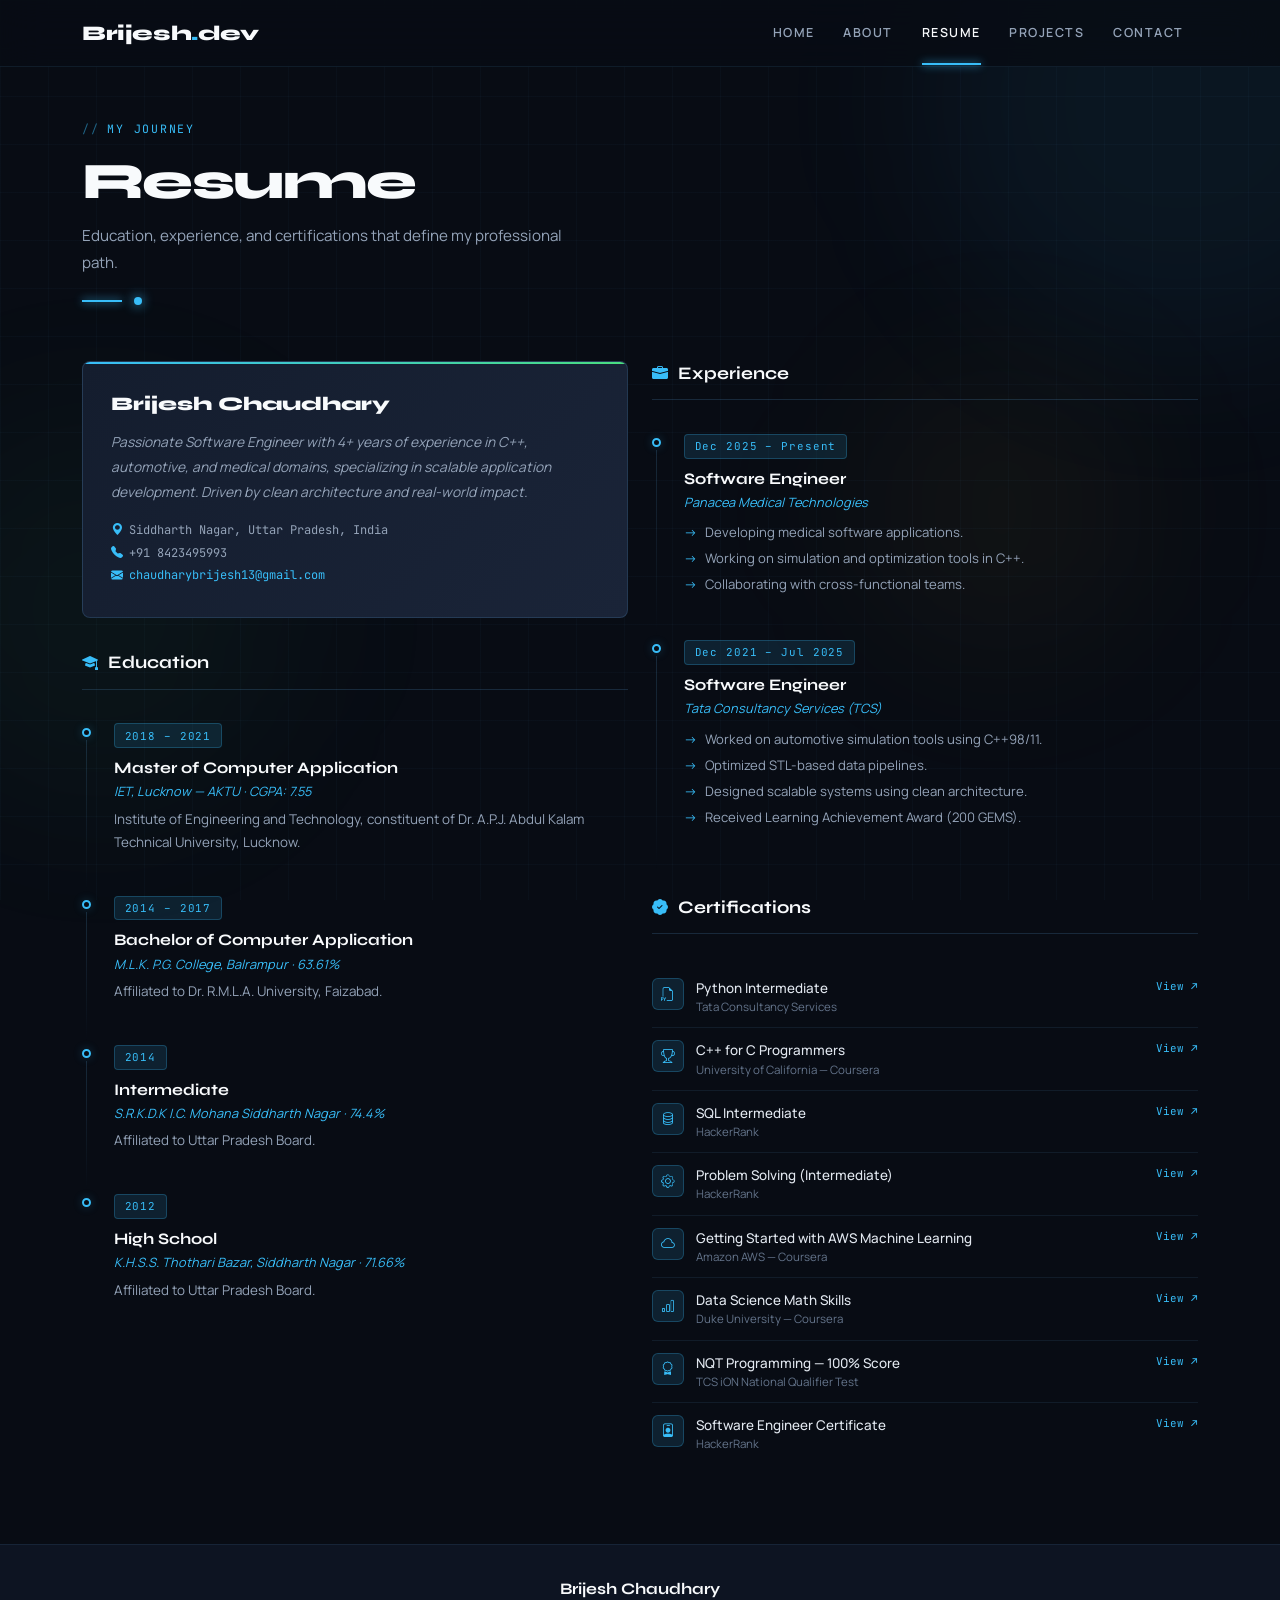
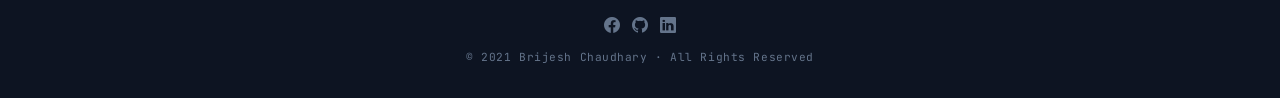
<file: resume.html>
<!DOCTYPE html>

<html lang="en">
<head>
  <meta charset="UTF-8">
  <meta name="viewport" content="width=device-width, initial-scale=1.0">
  <meta name="description" content="Resume of Brijesh Chaudhary - C++ Software Engineer">

  <title>Resume | Brijesh Chaudhary</title>

  <!-- Fonts -->

  <link href="https://fonts.googleapis.com/css2?family=Syne:wght@400;500;600;700;800&family=Manrope:wght@300;400;500;600;700&family=JetBrains+Mono:wght@400;500&display=swap" rel="stylesheet">

  <!-- Bootstrap -->

  <link href="https://cdn.jsdelivr.net/npm/bootstrap@5.3.3/dist/css/bootstrap.min.css" rel="stylesheet">
  <link href="https://cdn.jsdelivr.net/npm/bootstrap-icons@1.11.3/font/bootstrap-icons.css" rel="stylesheet">

  <!-- External CSS -->

  <link rel="stylesheet" href="css/style.css">
</head>

<body>

<!-- Background Orbs -->

<div class="orb orb-1"></div>
<div class="orb orb-2"></div>
<div class="orb orb-3"></div>

<!-- NAVBAR -->

<nav class="navbar navbar-expand-xl">
  <div class="container">
    <a class="navbar-brand" href="index.html">
      Brijesh<span class="accent">.</span>dev
    </a>


<button class="navbar-toggler" type="button" data-bs-toggle="collapse" data-bs-target="#navMenu">
  <span class="navbar-toggler-icon"></span>
</button>

<div class="collapse navbar-collapse" id="navMenu">
  <ul class="navbar-nav ms-auto align-items-xl-center">
    <li class="nav-item"><a class="nav-link" href="index.html">Home</a></li>
    <li class="nav-item"><a class="nav-link" href="about.html">About</a></li>
    <li class="nav-item"><a class="nav-link active" href="resume.html">Resume</a></li>
    <li class="nav-item"><a class="nav-link" href="projects.html">Projects</a></li>
    <li class="nav-item"><a class="nav-link" href="contact.html">Contact</a></li>
  </ul>
</div>


  </div>
</nav>

<!-- RESUME SECTION -->

<div id="resume" class="page active">
  <div class="resume-wrap">
    <div class="container">


  <div class="mb-4">
    <div class="sec-label">My Journey</div>
    <h2 class="sec-title">Resume</h2>
    <p class="sec-sub">
      Education, experience, and certifications that define my professional path.
    </p>
    <div class="sec-line"><span></span><em></em></div>
  </div>

  <div class="row gy-4">

    <!-- LEFT COLUMN -->
    <div class="col-lg-6">

      <!-- SUMMARY -->
      <div class="summary-card">
        <div class="sum-name">Brijesh Chaudhary</div>
        <p class="sum-text">
          Passionate Software Engineer with 4+ years of experience in C++, automotive, and medical domains, specializing in scalable application development. Driven by clean architecture and real-world impact.
            </p>

        <div class="sum-contact">
          <span><i class="bi bi-geo-alt-fill"></i> Siddharth Nagar, Uttar Pradesh, India</span>
          <span><i class="bi bi-telephone-fill"></i> +91 8423495993</span>
          <span><i class="bi bi-envelope-fill"></i> <a href="mailto:chaudharybrijesh13@gmail.com" style="color:var(--cyan);text-decoration:none;" data-cfemail="75161d1400111d14070c17071c1f10061d4446351218141c195b161a18">chaudharybrijesh13@gmail.com</a></span>
        </div>
      </div>

      <!-- EDUCATION -->
      <div class="col-head"><i class="bi bi-mortarboard-fill"></i> Education</div>
      <div class="tl-item">
        <span class="tl-year">2018 – 2021</span>
        <div class="tl-title">Master of Computer Application</div>
        <div class="tl-place">IET, Lucknow — AKTU · CGPA: 7.55</div>
        <div class="tl-desc">Institute of Engineering and Technology, constituent of Dr. A.P.J. Abdul Kalam Technical University, Lucknow.</div>
      </div>

      <div class="tl-item">
        <span class="tl-year">2014 – 2017</span>
        <div class="tl-title">Bachelor of Computer Application</div>
        <div class="tl-place">M.L.K. P.G. College, Balrampur · 63.61%</div>
        <div class="tl-desc">Affiliated to Dr. R.M.L.A. University, Faizabad.</div>
      </div>

      <div class="tl-item">
        <span class="tl-year">2014</span>
        <div class="tl-title">Intermediate</div>
        <div class="tl-place">S.R.K.D.K I.C. Mohana Siddharth Nagar · 74.4%</div>
        <div class="tl-desc">Affiliated to Uttar Pradesh Board.</div>
      </div>

      <div class="tl-item">
        <span class="tl-year">2012</span>
        <div class="tl-title">High School</div>
        <div class="tl-place">K.H.S.S. Thothari Bazar, Siddharth Nagar · 71.66%</div>
        <div class="tl-desc">Affiliated to Uttar Pradesh Board.</div>
      </div>

    </div>

    <!-- RIGHT COLUMN -->
    <div class="col-lg-6">

      <!-- EXPERIENCE -->
      <div class="col-head"><i class="bi bi-briefcase-fill"></i> Experience</div>

      <div class="tl-item">
        <span class="tl-year">Dec 2025 – Present</span>
        <div class="tl-title">Software Engineer</div>
        <div class="tl-place">Panacea Medical Technologies</div>
        <ul class="tl-list">
          <li>Developing medical software applications.</li>
          <li>Working on simulation and optimization tools in C++.</li>
          <li>Collaborating with cross-functional teams.</li>
        </ul>
      </div>

      <div class="tl-item">
        <span class="tl-year">Dec 2021 – Jul 2025</span>
        <div class="tl-title">Software Engineer</div>
        <div class="tl-place">Tata Consultancy Services (TCS)</div>
        <ul class="tl-list">
          <li>Worked on automotive simulation tools using C++98/11.</li>
          <li>Optimized STL-based data pipelines.</li>
          <li>Designed scalable systems using clean architecture.</li>
          <li>Received Learning Achievement Award (200 GEMS).</li>
        </ul>
      </div>

      <!-- CERTIFICATIONS -->
      <div class="col-head mt-4"><i class="bi bi-patch-check-fill"></i> Certifications</div>

      <div class="cert-item">
        <div class="cert-icon"><i class="bi bi-filetype-py"></i></div>
        <div>
          <div class="cert-title">Python Intermediate</div>
          <div class="cert-by">Tata Consultancy Services</div>
        </div>
        <a class="cert-link" href="assets/img/Python_Intermediate.pdf" target="_blank">View ↗</a>
      </div>

      <div class="cert-item">
        <div class="cert-icon"><i class="bi bi-trophy"></i></div>
        <div>
          <div class="cert-title">C++ for C Programmers</div>
          <div class="cert-by">University of California — Coursera</div>
        </div>
        <a class="cert-link" href="https://www.coursera.org/account/accomplishments/certificate/3E3DTJUTHJ7L" target="_blank">View ↗</a>
      </div>

      <div class="cert-item">
        <div class="cert-icon"><i class="bi bi-database"></i></div>
        <div>
          <div class="cert-title">SQL Intermediate</div>
          <div class="cert-by">HackerRank</div>
        </div>
        <a class="cert-link" href="https://www.hackerrank.com/certificates/iframe/f4514e08ea4f" target="_blank">View ↗</a>
      </div>

      <div class="cert-item">
        <div class="cert-icon"><i class="bi bi-gear"></i></div>
        <div>
          <div class="cert-title">Problem Solving (Intermediate)</div>
          <div class="cert-by">HackerRank</div>
        </div>
        <a class="cert-link" href="https://www.hackerrank.com/certificates/iframe/678fa8aec9ea" target="_blank">View ↗</a>
      </div>

      <div class="cert-item">
        <div class="cert-icon"><i class="bi bi-cloud"></i></div>
        <div>
          <div class="cert-title">Getting Started with AWS Machine Learning</div>
          <div class="cert-by">Amazon AWS — Coursera</div>
        </div>
        <a class="cert-link" href="https://www.coursera.org/account/accomplishments/certificate/SBT9GR3NUKNM" target="_blank">View ↗</a>
      </div>
      
      <div class="cert-item">
        <div class="cert-icon"><i class="bi bi-bar-chart"></i></div>
        <div>
          <div class="cert-title">Data Science Math Skills</div>
          <div class="cert-by">Duke University — Coursera</div>
        </div>
        <a class="cert-link" href="https://www.coursera.org/account/accomplishments/certificate/3A4KWLUYY9B7" target="_blank">View ↗</a>
      </div>

      <div class="cert-item">
        <div class="cert-icon"><i class="bi bi-award"></i></div>
        <div>
          <div class="cert-title">NQT Programming — 100% Score</div>
          <div class="cert-by">TCS iON National Qualifier Test</div>
        </div>
        <a class="cert-link" href="assets/img/NQT21081154508.pdf" target="_blank">View ↗</a>
      </div>
      
      <div class="cert-item">
        <div class="cert-icon"><i class="bi bi-person-badge"></i></div>
        <div>
          <div class="cert-title">Software Engineer Certificate</div>
          <div class="cert-by">HackerRank</div>
        </div>
        <a class="cert-link" href="https://www.hackerrank.com/certificates/iframe/8b3f0960befd" target="_blank">View ↗</a>
      </div>

    </div>

  </div>
</div>


  </div>

  <!-- FOOTER -->

  <footer>
    <div class="container">
      <div class="footer-name">Brijesh Chaudhary</div>


  <div class="footer-soc">
    <a href="https://www.facebook.com/brijeshchaudhary13/" target="_blank"><i class="bi bi-facebook"></i></a>
    <a href="https://github.com/brijeshchaudhary13" target="_blank"><i class="bi bi-github"></i></a>
    <a href="https://www.linkedin.com/in/brijeshchaudhary13" target="_blank"><i class="bi bi-linkedin"></i></a>
  </div>

  <div class="footer-copy">© 2021 Brijesh Chaudhary · All Rights Reserved</div>
</div>


  </footer>
</div>

<!-- Bootstrap JS -->



<button id="scrollTop"><i class="bi bi-arrow-up"></i></button>
<script src="js/script.js"></script>
<script src="https://cdn.jsdelivr.net/npm/bootstrap@5.3.3/dist/js/bootstrap.bundle.min.js"></script>

</body>
</html>
</file>
<file: css/style.css>
:root {
  --bg: #080C14;
  --bg2: #0D1422;
  --bg3: #111827;
  --surface: #141D2E;
  --surface2: #1A2438;
  --border: rgba(99,179,237,0.1);
  --border2: rgba(99,179,237,0.18);
  --cyan: #38BDF8;
  --cyan-dim: rgba(56,189,248,0.12);
  --cyan-glow: rgba(56,189,248,0.25);
  --green: #4ADE80;
  --amber: #FBBF24;
  --text: #E2E8F0;
  --muted: #64748B;
  --muted2: #94A3B8;
  --white: #F8FAFC;
}

*, *::before, *::after { box-sizing: border-box; margin: 0; padding: 0; }
html { scroll-behavior: smooth; }

body {
  font-family: 'Manrope', sans-serif;
  background: var(--bg);
  color: var(--text);
  overflow-x: hidden;
}

/* ── GRID BG ── */
body::before {
  content: '';
  position: fixed;
  inset: 0;
  background-image:
    linear-gradient(rgba(99,179,237,0.03) 1px, transparent 1px),
    linear-gradient(90deg, rgba(99,179,237,0.03) 1px, transparent 1px);
  background-size: 48px 48px;
  pointer-events: none;
  z-index: 0;
}

/* ── GLOW ORBS ── */
.orb {
  position: fixed;
  border-radius: 50%;
  filter: blur(80px);
  pointer-events: none;
  z-index: 0;
}
.orb-1 { width: 500px; height: 500px; background: rgba(56,189,248,0.06); top: -150px; right: -150px; }
.orb-2 { width: 400px; height: 400px; background: rgba(74,222,128,0.04); bottom: 10%; left: -100px; }
.orb-3 { width: 300px; height: 300px; background: rgba(251,191,36,0.04); top: 40%; right: 10%; }

/* ── NAVBAR ── */
.navbar {
  background: rgba(8,12,20,0.85);
  backdrop-filter: blur(20px);
  border-bottom: 1px solid var(--border);
  padding: 0;
  position: sticky;
  top: 0;
  z-index: 1000;
}
.navbar-brand {
  font-family: 'Syne', sans-serif;
  font-size: 1.3rem;
  font-weight: 800;
  color: var(--white) !important;
  padding: 1.1rem 0;
  letter-spacing: -0.02em;
}
.navbar-brand .accent { color: var(--cyan); }
.nav-link {
  font-size: 0.78rem;
  font-weight: 600;
  letter-spacing: 0.12em;
  text-transform: uppercase;
  color: var(--muted2) !important;
  padding: 1.4rem 0.9rem !important;
  transition: color 0.2s;
  position: relative;
}
.nav-link::after {
  content: '';
  position: absolute;
  bottom: 0; left: 0.9rem; right: 0.9rem;
  height: 2px;
  background: var(--cyan);
  transform: scaleX(0);
  transition: transform 0.25s;
  box-shadow: 0 0 8px var(--cyan);
}
.nav-link:hover, .nav-link.active { color: var(--white) !important; }
.nav-link:hover::after, .nav-link.active::after { transform: scaleX(1); }
.navbar-toggler { border: 1px solid var(--border2); padding: 0.35rem 0.6rem; }
.navbar-toggler:focus { box-shadow: none; }
.navbar-toggler-icon { background-image: url("data:image/svg+xml,%3csvg xmlns='http://www.w3.org/2000/svg' viewBox='0 0 30 30'%3e%3cpath stroke='rgba%2899,179,237,0.9%29' stroke-linecap='round' stroke-miterlimit='10' stroke-width='2' d='M4 7h22M4 15h22M4 23h22'/%3e%3c/svg%3e"); }

/* ── PAGES ── */
.page { display: none; position: relative; z-index: 1; }
.page.active { display: block; }

/* ── SECTION HEADER ── */
.sec-label {
  display: inline-flex;
  align-items: center;
  gap: 0.5rem;
  font-family: 'JetBrains Mono', monospace;
  font-size: 0.72rem;
  letter-spacing: 0.15em;
  color: var(--cyan);
  text-transform: uppercase;
  margin-bottom: 1rem;
}
.sec-label::before { content: '//'; opacity: 0.5; }
.sec-title {
  font-family: 'Syne', sans-serif;
  font-size: clamp(2rem, 5vw, 3.2rem);
  font-weight: 800;
  color: var(--white);
  letter-spacing: -0.03em;
  line-height: 1.1;
}
.sec-sub {
  font-size: 0.95rem;
  color: var(--muted2);
  line-height: 1.8;
  max-width: 480px;
  margin-top: 0.75rem;
}
.sec-line {
  display: flex;
  align-items: center;
  gap: 0.75rem;
  margin: 1.25rem 0 3.5rem;
}
.sec-line span { width: 40px; height: 2px; background: var(--cyan); box-shadow: 0 0 8px var(--cyan); }
.sec-line em { width: 8px; height: 8px; border-radius: 50%; background: var(--cyan); box-shadow: 0 0 12px var(--cyan); }

/* ── TAG PILL ── */
.tag-pill {
  display: inline-flex;
  align-items: center;
  gap: 0.4rem;
  background: var(--cyan-dim);
  border: 1px solid rgba(56,189,248,0.3);
  border-radius: 100px;
  padding: 0.3rem 0.85rem;
  font-family: 'JetBrains Mono', monospace;
  font-size: 0.7rem;
  letter-spacing: 0.08em;
  color: var(--cyan);
}
.tag-dot { width: 6px; height: 6px; border-radius: 50%; background: var(--cyan); animation: blink 2s infinite; }
@keyframes blink { 0%,100% { opacity:1; } 50% { opacity:0.3; } }

/* ── BUTTONS ── */
.btn-glow {
  display: inline-flex;
  align-items: center;
  gap: 0.5rem;
  background: var(--cyan);
  color: var(--bg);
  font-family: 'Syne', sans-serif;
  font-size: 0.82rem;
  font-weight: 700;
  letter-spacing: 0.08em;
  text-transform: uppercase;
  padding: 0.85rem 2rem;
  border-radius: 4px;
  border: none;
  cursor: pointer;
  text-decoration: none;
  transition: all 0.25s;
  box-shadow: 0 0 20px var(--cyan-glow);
}
.btn-glow:hover {
  background: #7DD3FC;
  color: var(--bg);
  box-shadow: 0 0 40px rgba(56,189,248,0.5);
  transform: translateY(-2px);
}
.btn-ghost {
  display: inline-flex;
  align-items: center;
  gap: 0.5rem;
  background: transparent;
  color: var(--text);
  font-family: 'Syne', sans-serif;
  font-size: 0.82rem;
  font-weight: 700;
  letter-spacing: 0.08em;
  text-transform: uppercase;
  padding: 0.85rem 2rem;
  border-radius: 4px;
  border: 1px solid var(--border2);
  cursor: pointer;
  text-decoration: none;
  transition: all 0.25s;
}
.btn-ghost:hover {
  border-color: var(--cyan);
  color: var(--cyan);
  box-shadow: 0 0 16px var(--cyan-glow);
  transform: translateY(-2px);
}

/* ═══════════ HOME ═══════════ */
#home { min-height: 100vh; display: flex; flex-direction: column; }
.hero {
  flex: 1;
  display: flex;
  align-items: center;
  padding: 5rem 0 4rem;
  position: relative;
}

/* Terminal-style code block */
.terminal-box {
  background: var(--surface);
  border: 1px solid var(--border2);
  border-radius: 10px;
  overflow: hidden;
  font-family: 'JetBrains Mono', monospace;
  box-shadow: 0 0 60px rgba(56,189,248,0.08), 0 20px 60px rgba(0,0,0,0.4);
  animation: floatBox 0.8s 0.3s ease both;
}
@keyframes floatBox {
  from { opacity:0; transform: translateY(24px); }
  to { opacity:1; transform: translateY(0); }
}
.terminal-bar {
  background: var(--surface2);
  padding: 0.75rem 1rem;
  display: flex;
  align-items: center;
  gap: 0.5rem;
  border-bottom: 1px solid var(--border);
}
.tb-dot { width: 10px; height: 10px; border-radius: 50%; }
.tb-dot.r { background: #FF5F57; }
.tb-dot.y { background: #FEBC2E; }
.tb-dot.g { background: #28C840; }
.terminal-title { font-size: 0.72rem; color: var(--muted); margin-left: auto; margin-right: auto; letter-spacing: 0.05em; }
.terminal-body { padding: 1.5rem; font-size: 0.82rem; line-height: 2; }
.t-comment { color: #4A5568; }
.t-kw { color: #F687B3; }
.t-type { color: var(--cyan); }
.t-fn { color: #FBD38D; }
.t-str { color: var(--green); }
.t-num { color: var(--amber); }
.t-var { color: var(--text); }
.t-op { color: var(--muted2); }
.t-cursor { display: inline-block; width: 8px; height: 1em; background: var(--cyan); vertical-align: middle; animation: cur 1s infinite; }
@keyframes cur { 0%,49% { opacity:1; } 50%,100% { opacity:0; } }

.hero-name {
  font-family: 'Syne', sans-serif;
  font-size: clamp(2.5rem, 6vw, 4.5rem);
  font-weight: 800;
  color: var(--white);
  letter-spacing: -0.02em;
  line-height: 1;
  animation: fadeUp 0.6s 0.1s ease both;

  
}
.hero-name .outline {

  -webkit-text-stroke: 1.5px var(--cyan);
  color: transparent;
  display: inline-block; /* Changed from block to inline-block */
  width: 100%; /* Ensures it still sits on its own line if needed */
  filter: drop-shadow(0 0 12px rgba(56,189,248,0.4));
  padding-right: 10px; /* Prevents the last 'y' from being clipped by the container */

  
}
.hero-role {
  font-family: 'JetBrains Mono', monospace;
  font-size: 0.9rem;
  color: var(--cyan);
  margin: 1.25rem 0 0.75rem;
  animation: fadeUp 0.6s 0.2s ease both;
}
.hero-role::before { content: '> '; color: var(--green); }
.hero-desc {
  font-size: 0.95rem;
  color: var(--muted2);
  line-height: 1.85;
  max-width: 440px;
  animation: fadeUp 0.6s 0.3s ease both;
}
.hero-ctas {
  display: flex; gap: 1rem; margin-top: 2.5rem; flex-wrap: wrap;
  animation: fadeUp 0.6s 0.4s ease both;
}
.hero-chips {
  display: flex; gap: 0.6rem; flex-wrap: wrap; margin-top: 2rem;
  animation: fadeUp 0.6s 0.5s ease both;
}
.chip {
  background: var(--surface);
  border: 1px solid var(--border2);
  border-radius: 4px;
  padding: 0.3rem 0.75rem;
  font-family: 'JetBrains Mono', monospace;
  font-size: 0.72rem;
  color: var(--muted2);
}
.chip.active { color: var(--cyan); border-color: rgba(56,189,248,0.4); background: var(--cyan-dim); }

.hero-stats {
  display: flex; gap: 2rem; margin-top: 3rem;
  padding-top: 2rem; border-top: 1px solid var(--border);
  animation: fadeUp 0.6s 0.55s ease both;
}
.hs-num {
  font-family: 'Syne', sans-serif;
  font-size: 2.2rem; font-weight: 800;
  color: var(--cyan);
  line-height: 1;
  text-shadow: 0 0 20px var(--cyan-glow);
}
.hs-label { font-size: 0.75rem; color: var(--muted); margin-top: 0.25rem; letter-spacing: 0.05em; }

@keyframes fadeUp {
  from { opacity:0; transform:translateY(16px); }
  to { opacity:1; transform:translateY(0); }
}

/* ═══════════ ABOUT ═══════════ */
.about-wrap { padding: 3rem 0 5rem; }

.profile-card {
  background: var(--surface);
  border: 1px solid var(--border);
  border-radius: 10px;
  overflow: hidden;
  position: relative;
}
.profile-card::before {
  content: '';
  position: absolute;
  top: 0; left: 0; right: 0; height: 3px;
  background: linear-gradient(90deg, var(--cyan), var(--green));
  box-shadow: 0 0 16px var(--cyan-glow);
}
.profile-avatar {
  width: 100%;
  aspect-ratio: 1;
  background: linear-gradient(135deg, #0D1422 0%, #141D2E 50%, #1A2438 100%);
  display: flex;
  align-items: center;
  justify-content: center;
  position: relative;
  overflow: hidden;
}
.profile-img {
  width: 100%;
  height: 100%;
  object-fit: cover;   /* prevents stretching */
  display: block;
}
.profile-avatar::after {
  content: '';
  position: absolute;
  inset: 0;
  background: radial-gradient(circle at 30% 30%, rgba(56,189,248,0.15), transparent 60%);
}
.avatar-letter {
  font-family: 'Syne', sans-serif;
  font-size: 6rem;
  font-weight: 800;
  color: rgba(56,189,248,0.15);
  position: relative;
  z-index: 1;
}
.profile-body { padding: 1.75rem; }
.profile-name {
  font-family: 'Syne', sans-serif;
  font-size: 1.4rem;
  font-weight: 800;
  color: var(--white);
  margin-bottom: 0.25rem;
}
.profile-role-tag {
  display: inline-block;
  background: var(--cyan-dim);
  border: 1px solid rgba(56,189,248,0.3);
  color: var(--cyan);
  font-size: 0.72rem;
  font-family: 'JetBrains Mono', monospace;
  padding: 0.25rem 0.75rem;
  border-radius: 4px;
  margin-bottom: 1.25rem;
  letter-spacing: 0.08em;
}
.info-row {
  display: flex;
  justify-content: space-between;
  align-items: flex-start;
  padding: 0.55rem 0;
  border-bottom: 1px solid var(--border);
  gap: 1rem;
}
.info-row:last-child { border-bottom: none; }
.info-key {
  font-family: 'JetBrains Mono', monospace;
  font-size: 0.7rem;
  color: var(--muted);
  letter-spacing: 0.08em;
  min-width: 70px;
}
.info-val { font-size: 0.84rem; color: var(--text); text-align: right; }
.info-val a { color: var(--cyan); text-decoration: none; }
.info-val a:hover { text-decoration: underline; }

.about-text { font-size: 0.94rem; color: var(--muted2); line-height: 1.85; margin-bottom: 1.25rem; }

/* Skill bars */
.skill-row { margin-bottom: 1.25rem; }
.skill-head { display: flex; justify-content: space-between; margin-bottom: 0.45rem; }
.skill-name { font-size: 0.84rem; font-weight: 600; color: var(--text); }
.skill-pct { font-family: 'JetBrains Mono', monospace; font-size: 0.72rem; color: var(--cyan); }
.skill-track {
  height: 3px; background: var(--surface2);
  border-radius: 100px; overflow: hidden;
  position: relative;
}
.skill-fill {
  height: 100%;
  background: linear-gradient(90deg, var(--cyan), var(--green));
  box-shadow: 0 0 8px var(--cyan-glow);
  border-radius: 100px;
  transform: scaleX(0); transform-origin: left;
  transition: transform 1.2s cubic-bezier(0.4,0,0.2,1);
}
.skill-fill.on { transform: scaleX(1); }

/* Stat boxes */
.stats-grid { display: grid; grid-template-columns: repeat(2, 1fr); gap: 1rem; margin: 2rem 0; }
.stat-card {
  background: var(--surface);
  border: 1px solid var(--border);
  border-radius: 8px;
  padding: 1.5rem 1rem;
  text-align: center;
  position: relative;
  overflow: hidden;
  transition: border-color 0.2s, box-shadow 0.2s;
}
.stat-card:hover {
  border-color: rgba(56,189,248,0.4);
  box-shadow: 0 0 24px var(--cyan-dim);
}
.stat-card::before {
  content: '';
  position: absolute;
  top: 0; left: 0; right: 0; height: 2px;
  background: linear-gradient(90deg, var(--cyan), var(--green));
  transform: scaleX(0);
  transition: transform 0.3s;
}
.stat-card:hover::before { transform: scaleX(1); }
.stat-icon { font-size: 1.4rem; color: var(--cyan); margin-bottom: 0.5rem; }
.stat-num {
  font-family: 'Syne', sans-serif;
  font-size: 2.2rem;
  font-weight: 800;
  color: var(--white);
  line-height: 1;
}
.stat-label { font-size: 0.75rem; color: var(--muted); margin-top: 0.4rem; letter-spacing: 0.05em; }

/* ═══════════ RESUME ═══════════ */
.resume-wrap { padding: 3rem 0 5rem; }
.col-head {
  font-family: 'Syne', sans-serif;
  font-size: 1.1rem;
  font-weight: 700;
  color: var(--white);
  display: flex;
  align-items: center;
  gap: 0.6rem;
  padding-bottom: 0.75rem;
  border-bottom: 1px solid var(--border2);
  margin-bottom: 2rem;
}
.col-head i { color: var(--cyan); font-size: 1rem; }

.tl-item { position: relative; padding: 0 0 2.5rem 2rem; }
.tl-item::before {
  content: '';
  position: absolute;
  left: 0; top: 6px;
  width: 9px; height: 9px;
  border-radius: 50%;
  background: var(--bg);
  border: 2px solid var(--cyan);
  box-shadow: 0 0 10px var(--cyan-glow);
}
.tl-item::after {
  content: '';
  position: absolute;
  left: 3.5px; top: 18px; bottom: 0;
  width: 1px;
  background: linear-gradient(var(--border2), transparent);
}
.tl-item:last-child::after { display: none; }
.tl-year {
  display: inline-block;
  font-family: 'JetBrains Mono', monospace;
  font-size: 0.68rem;
  color: var(--cyan);
  background: var(--cyan-dim);
  border: 1px solid rgba(56,189,248,0.25);
  padding: 0.2rem 0.6rem;
  border-radius: 4px;
  margin-bottom: 0.5rem;
  letter-spacing: 0.08em;
}
.tl-title {
  font-family: 'Syne', sans-serif;
  font-size: 1rem;
  font-weight: 700;
  color: var(--white);
  margin-bottom: 0.15rem;
}
.tl-place {
  font-size: 0.8rem;
  color: var(--cyan);
  font-style: italic;
  margin-bottom: 0.4rem;
}
.tl-desc { font-size: 0.84rem; color: var(--muted2); line-height: 1.7; }
.tl-list { list-style: none; padding: 0; margin: 0.5rem 0 0; }
.tl-list li {
  font-size: 0.82rem;
  color: var(--muted2);
  padding: 0.2rem 0;
  display: flex; gap: 0.5rem;
}
.tl-list li::before { content: '→'; color: var(--cyan); flex-shrink: 0; }

.summary-card {
  background: linear-gradient(135deg, var(--surface), var(--surface2));
  border: 1px solid var(--border2);
  border-radius: 8px;
  padding: 1.75rem;
  margin-bottom: 2rem;
  position: relative;
  overflow: hidden;
}
.summary-card::before {
  content: '';
  position: absolute;
  top: 0; left: 0; right: 0; height: 2px;
  background: linear-gradient(90deg, var(--cyan), var(--green));
}
.sum-name {
  font-family: 'Syne', sans-serif;
  font-size: 1.2rem;
  font-weight: 800;
  color: var(--white);
  margin-bottom: 0.75rem;
}
.sum-text { font-size: 0.86rem; color: var(--muted2); line-height: 1.8; font-style: italic; margin-bottom: 1rem; }
.sum-contact span {
  display: flex; align-items: center; gap: 0.4rem;
  font-family: 'JetBrains Mono', monospace;
  font-size: 0.75rem; color: var(--muted2); margin-bottom: 0.3rem;
}
.sum-contact i { color: var(--cyan); }

.cert-item {
  display: flex;
  align-items: flex-start;
  gap: 0.75rem;
  padding: 0.75rem 0;
  border-bottom: 1px solid var(--border);
}
.cert-item:last-child { border-bottom: none; }
.cert-icon {
  width: 32px; height: 32px;
  background: var(--cyan-dim);
  border: 1px solid rgba(56,189,248,0.25);
  border-radius: 6px;
  display: flex; align-items: center; justify-content: center;
  font-size: 0.85rem; color: var(--cyan);
  flex-shrink: 0;
}
.cert-title { font-size: 0.84rem; color: var(--text); font-weight: 500; }
.cert-by { font-size: 0.72rem; color: var(--muted); }
.cert-link {
  margin-left: auto;
  font-family: 'JetBrains Mono', monospace;
  font-size: 0.68rem;
  color: var(--cyan);
  text-decoration: none;
  white-space: nowrap;
}
.cert-link:hover { text-decoration: underline; }

/* ═══════════ PORTFOLIO ═══════════ */
.portfolio-wrap { padding: 3rem 0 5rem; }
.filter-row {
  display: flex; gap: 0.5rem; justify-content: center;
  margin-bottom: 3rem; flex-wrap: wrap;
}
.fb {
  font-family: 'JetBrains Mono', monospace;
  font-size: 0.72rem; letter-spacing: 0.1em;
  text-transform: uppercase;
  padding: 0.5rem 1.25rem;
  border-radius: 4px;
  border: 1px solid var(--border2);
  background: transparent;
  color: var(--muted2);
  cursor: pointer;
  transition: all 0.2s;
}
.fb.active, .fb:hover {
  background: var(--cyan);
  color: var(--bg);
  border-color: var(--cyan);
  box-shadow: 0 0 16px var(--cyan-glow);
}

.proj-grid { display: flex; flex-wrap: wrap; gap: 1.25rem; }
.proj-card {
  flex: 1 1 300px;
  max-width: calc(33.333% - 1rem);
  background: var(--surface);
  border: 1px solid var(--border);
  border-radius: 8px;
  overflow: hidden;
  cursor: pointer;
  transition: all 0.3s;
  position: relative;
}
.proj-card::before {
  content: '';
  position: absolute;
  top: 0; left: 0; right: 0; height: 2px;
  background: linear-gradient(90deg, var(--cyan), var(--green));
  transform: scaleX(0);
  transition: transform 0.3s;
}
.proj-card:hover {
  border-color: rgba(56,189,248,0.4);
  transform: translateY(-6px);
  box-shadow: 0 20px 48px rgba(0,0,0,0.4), 0 0 24px var(--cyan-dim);
}
.proj-card:hover::before { transform: scaleX(1); }

.proj-thumb {
  width: 100%;
  aspect-ratio: 16/9;
  display: flex;
  align-items: center;
  justify-content: center;
  font-family: 'Syne', sans-serif;
  font-size: 2rem;
  font-weight: 800;
  color: rgba(56,189,248,0.2);
  position: relative;
  overflow: hidden;
}
.proj-thumb.pt1 { background: linear-gradient(135deg, #0D1422, #1a2d45); }
.proj-thumb.pt2 { background: linear-gradient(135deg, #0D1A22, #1a3530); }
.proj-thumb.pt3 { background: linear-gradient(135deg, #1A1222, #2d1a45); }
.proj-thumb.pt4 { background: linear-gradient(135deg, #1A1A0D, #3a3520); }
.proj-thumb.pt5 { background: linear-gradient(135deg, #0D1A14, #1a3020); }
.proj-thumb.pt6 { background: linear-gradient(135deg, #1A0D0D, #3a1a20); }

.proj-thumb-icon { font-size: 2.5rem; opacity: 0.5; }
.proj-overlay {
  position: absolute;
  inset: 0;
  background: rgba(8,12,20,0.85);
  backdrop-filter: blur(4px);
  display: flex;
  flex-direction: column;
  align-items: center;
  justify-content: center;
  gap: 0.5rem;
  opacity: 0;
  transition: opacity 0.3s;
}
.proj-card:hover .proj-overlay { opacity: 1; }
.proj-overlay-cat { font-family: 'JetBrains Mono', monospace; font-size: 0.68rem; color: var(--cyan); letter-spacing: 0.1em; text-transform: uppercase; }
.proj-overlay-title { font-family: 'Syne', sans-serif; font-size: 1.05rem; font-weight: 700; color: var(--white); }
.proj-overlay-btn {
  margin-top: 0.4rem;
  border: 1px solid rgba(56,189,248,0.5);
  color: var(--cyan);
  padding: 0.35rem 1.1rem;
  border-radius: 4px;
  font-family: 'JetBrains Mono', monospace;
  font-size: 0.68rem;
  letter-spacing: 0.1em;
  background: transparent;
  cursor: pointer;
  transition: all 0.2s;
}
.proj-overlay-btn:hover { background: var(--cyan); color: var(--bg); }
.proj-info { padding: 1.1rem; border-top: 1px solid var(--border); }
.proj-title { font-family: 'Syne', sans-serif; font-size: 0.9rem; font-weight: 700; color: var(--white); margin-bottom: 0.2rem; }
.proj-cat { font-family: 'JetBrains Mono', monospace; font-size: 0.7rem; color: var(--cyan); }

/* Modal */
.modal-bg {
  position: fixed; inset: 0;
  background: rgba(0,0,0,0.85);
  backdrop-filter: blur(12px);
  z-index: 2000;
  display: none;
  align-items: center; justify-content: center;
}
.modal-bg.open { display: flex; }
.modal-box {
  position: relative;
  background: var(--bg2);
  border: 1px solid var(--border2);
  border-radius: 10px;
  max-width: 640px;
  width: 92%;
  overflow: hidden;
  animation: mIn 0.3s ease;
  box-shadow: 0 0 60px rgba(56,189,248,0.1);
}
@keyframes mIn { from { opacity:0; transform: scale(0.92) translateY(16px); } to { opacity:1; transform: scale(1); } }
.modal-close {
  

  position: absolute; top: 1rem; right: 1rem;
 
  background: var(--surface2);
  border: 1px solid var(--border2);
  color: var(--muted2);
  border-radius: 6px;
  width: 34px; height: 34px;
  cursor: pointer;
  font-size: 1rem;
  display: flex; align-items: center; justify-content: center;
  transition: all 0.2s;
}
.modal-close:hover { background: var(--cyan); color: var(--bg); border-color: var(--cyan); }
.modal-thumb { width: 100%; aspect-ratio: 16/9; display: flex; align-items: center; justify-content: center; font-size: 4rem; color: rgba(56,189,248,0.2); }
.modal-content-area { padding: 2rem; position: relative; }
.modal-cat { font-family: 'JetBrains Mono', monospace; font-size: 0.7rem; color: var(--cyan); letter-spacing: 0.1em; text-transform: uppercase; margin-bottom: 0.6rem; display: block; }
.modal-title { font-family: 'Syne', sans-serif; font-size: 1.4rem; font-weight: 800; color: var(--white); margin-bottom: 0.75rem; }
.modal-desc { font-size: 0.88rem; color: var(--muted2); line-height: 1.8; margin-bottom: 1.5rem; }
.modal-meta { display: flex; flex-wrap: wrap; gap: 1.25rem; }
.modal-meta-item strong { display: block; font-family: 'JetBrains Mono', monospace; font-size: 0.66rem; color: var(--muted); letter-spacing: 0.1em; text-transform: uppercase; margin-bottom: 0.2rem; }
.modal-meta-item span { font-size: 0.84rem; color: var(--text); }

/* ═══════════ CONTACT ═══════════ */
.contact-wrap { padding: 3rem 0 5rem; }
.info-panel {
  background: var(--surface);
  border: 1px solid var(--border);
  border-radius: 10px;
  padding: 2.5rem;
  height: 100%;
  position: relative;
  overflow: hidden;
}
.info-panel::before {
  content: '';
  position: absolute;
  top: 0; left: 0; right: 0; height: 2px;
  background: linear-gradient(90deg, var(--cyan), var(--green));
  box-shadow: 0 0 16px var(--cyan-glow);
}
.info-panel-title { font-family: 'Syne', sans-serif; font-size: 1.5rem; font-weight: 800; color: var(--white); margin-bottom: 0.5rem; }
.info-panel-sub { font-size: 0.88rem; color: var(--muted2); line-height: 1.7; margin-bottom: 2.5rem; }

.c-detail { display: flex; align-items: flex-start; gap: 1rem; margin-bottom: 1.75rem; }
.c-icon {
  width: 44px; height: 44px;
  background: var(--cyan-dim);
  border: 1px solid rgba(56,189,248,0.25);
  border-radius: 8px;
  display: flex; align-items: center; justify-content: center;
  font-size: 1.1rem; color: var(--cyan);
  flex-shrink: 0;
}
.c-label { font-family: 'JetBrains Mono', monospace; font-size: 0.66rem; color: var(--muted); letter-spacing: 0.1em; text-transform: uppercase; margin-bottom: 0.25rem; }
.c-val { font-size: 0.9rem; color: var(--text); }

.social-row { display: flex; gap: 0.65rem; margin-top: 2rem; }
.soc-btn {
  width: 40px; height: 40px;
  background: var(--surface2);
  border: 1px solid var(--border2);
  border-radius: 6px;
  display: flex; align-items: center; justify-content: center;
  color: var(--muted2);
  font-size: 1rem;
  text-decoration: none;
  transition: all 0.2s;
}
.soc-btn:hover {
  background: var(--cyan-dim);
  border-color: rgba(56,189,248,0.5);
  color: var(--cyan);
  box-shadow: 0 0 16px var(--cyan-dim);
  transform: translateY(-2px);
}

.form-panel {
  background: var(--surface);
  border: 1px solid var(--border);
  border-radius: 10px;
  padding: 2.5rem;
}
.fl {
  display: block;
  font-family: 'JetBrains Mono', monospace;
  font-size: 0.68rem;
  letter-spacing: 0.1em;
  text-transform: uppercase;
  color: var(--muted);
  margin-bottom: 0.4rem;
}
.fc {
  width: 100%;
  background: var(--bg);
  border: 1px solid var(--border2);
  border-radius: 4px;
  padding: 0.85rem 1rem;
  font-family: 'Manrope', sans-serif;
  font-size: 0.9rem;
  color: var(--text);
  outline: none;
  transition: border-color 0.2s, box-shadow 0.2s;
  margin-bottom: 1.25rem;
}
.fc:focus {
  border-color: var(--cyan);
  box-shadow: 0 0 0 3px var(--cyan-dim), 0 0 16px rgba(56,189,248,0.1);
}
textarea.fc { resize: vertical; min-height: 140px; }
.form-success { display: none; text-align: center; padding: 2rem; }
.form-success i { font-size: 3rem; color: var(--green); margin-bottom: 1rem; display: block; text-shadow: 0 0 20px rgba(74,222,128,0.5); }
.form-success p { color: var(--muted2); font-size: 0.95rem; }

/* ── FOOTER ── */
footer {
  background: var(--bg2);
  border-top: 1px solid var(--border);
  padding: 2rem 0;
  text-align: center;
  position: relative;
  z-index: 1;
}
.footer-name { font-family: 'Syne', sans-serif; color: var(--white); font-size: 1rem; font-weight: 700; margin-bottom: 0.5rem; }
.footer-soc { display: flex; gap: 0.75rem; justify-content: center; margin: 0.75rem 0; }
.footer-soc a { color: var(--muted); font-size: 1rem; text-decoration: none; transition: color 0.2s; }
.footer-soc a:hover { color: var(--cyan); }
.footer-copy { font-family: 'JetBrains Mono', monospace; font-size: 0.7rem; color: var(--muted); letter-spacing: 0.05em; }
.footer-copy a { color: var(--cyan); text-decoration: none; }

/* ── SCROLL TOP ── */
#scrollTop {
  position: fixed; bottom: 2rem; right: 2rem;
  width: 44px; height: 44px;
  background: var(--cyan-dim);
  border: 1px solid rgba(56,189,248,0.5);
  color: var(--cyan);
  border-radius: 6px;
  font-size: 1.1rem;
  cursor: pointer;
  display: flex; align-items: center; justify-content: center;
  opacity: 0; transform: translateY(10px);
  transition: all 0.3s;
  z-index: 999;
  box-shadow: 0 0 16px var(--cyan-glow);
}
#scrollTop.visible { opacity: 1; transform: translateY(0); }
#scrollTop:hover { background: var(--cyan); color: var(--bg); }

/* ── RESPONSIVE ── */
@media (max-width: 991px) {
  .proj-card { max-width: calc(50% - 1rem); }
}
@media (max-width: 767px) {
  .hero { padding: 3rem 0 2rem; text-align: center; }
  .hero-desc { margin: 0 auto; }
  .hero-ctas { justify-content: center; }
  .hero-chips { justify-content: center; }
  .hero-stats { justify-content: center; }
  .proj-card { max-width: 100%; }
  .stats-grid { grid-template-columns: repeat(2, 1fr); }
}

.proj-card.hidden { display: none; }
</file>
